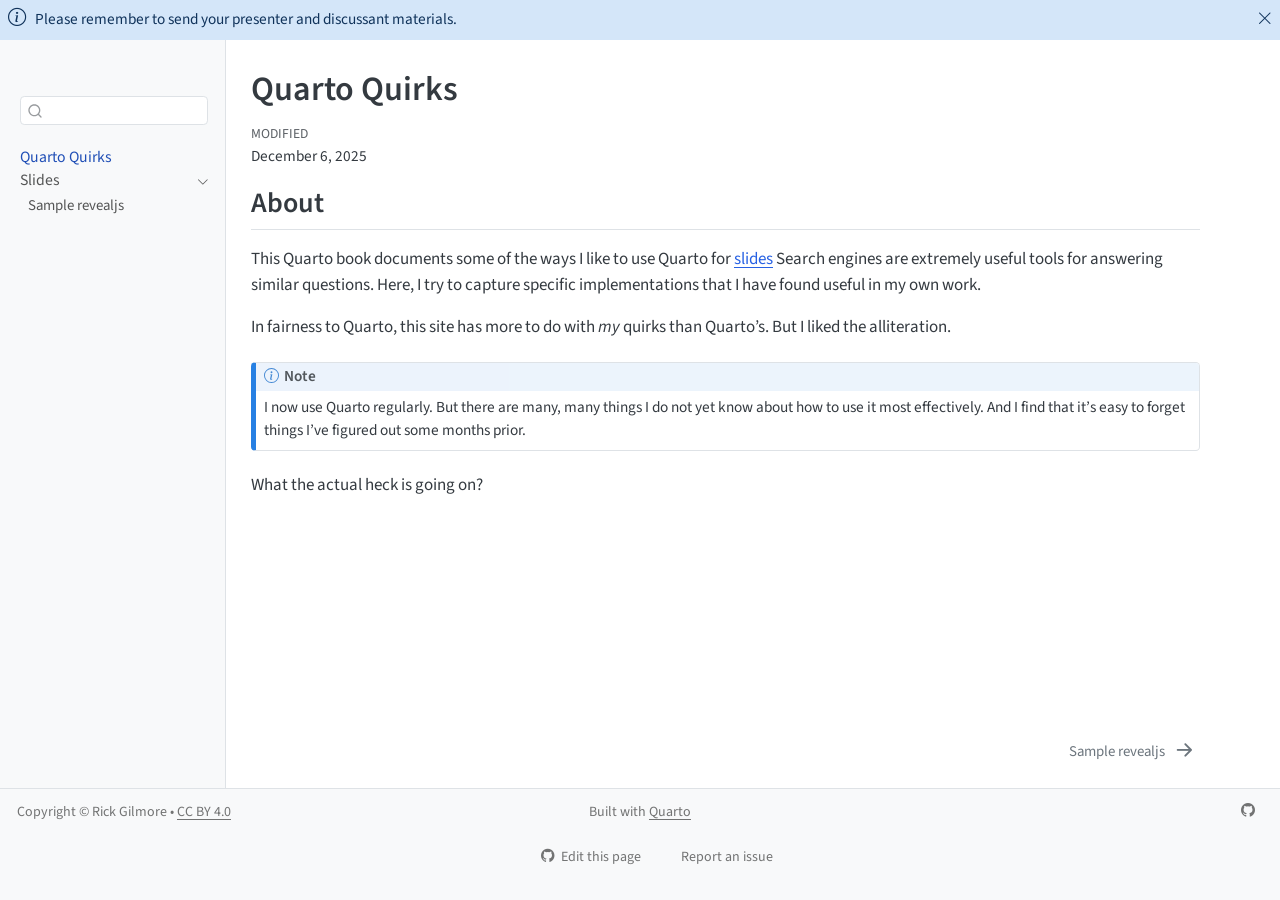
<file: docs/index.html>
<!DOCTYPE html>
<html xmlns="http://www.w3.org/1999/xhtml" lang="en" xml:lang="en"><head>

<meta charset="utf-8">
<meta name="generator" content="quarto-1.8.24">

<meta name="viewport" content="width=device-width, initial-scale=1.0, user-scalable=yes">


<title>Quarto Quirks</title>
<style>
code{white-space: pre-wrap;}
span.smallcaps{font-variant: small-caps;}
div.columns{display: flex; gap: min(4vw, 1.5em);}
div.column{flex: auto; overflow-x: auto;}
div.hanging-indent{margin-left: 1.5em; text-indent: -1.5em;}
ul.task-list{list-style: none;}
ul.task-list li input[type="checkbox"] {
  width: 0.8em;
  margin: 0 0.8em 0.2em -1em; /* quarto-specific, see https://github.com/quarto-dev/quarto-cli/issues/4556 */ 
  vertical-align: middle;
}
</style>


<script src="site_libs/quarto-nav/quarto-nav.js"></script>
<script src="site_libs/quarto-nav/headroom.min.js"></script>
<script src="site_libs/clipboard/clipboard.min.js"></script>
<script src="site_libs/quarto-search/autocomplete.umd.js"></script>
<script src="site_libs/quarto-search/fuse.min.js"></script>
<script src="site_libs/quarto-search/quarto-search.js"></script>
<meta name="quarto:offset" content="./">
<link href="./slides/revealjs-slides.html" rel="next">
<script src="site_libs/quarto-html/quarto.js" type="module"></script>
<script src="site_libs/quarto-html/tabsets/tabsets.js" type="module"></script>
<script src="site_libs/quarto-html/axe/axe-check.js" type="module"></script>
<script src="site_libs/quarto-html/popper.min.js"></script>
<script src="site_libs/quarto-html/tippy.umd.min.js"></script>
<script src="site_libs/quarto-html/anchor.min.js"></script>
<link href="site_libs/quarto-html/tippy.css" rel="stylesheet">
<link href="site_libs/quarto-html/quarto-syntax-highlighting-dc55a5b9e770e841cd82e46aadbfb9b0.css" rel="stylesheet" id="quarto-text-highlighting-styles">
<script src="site_libs/bootstrap/bootstrap.min.js"></script>
<link href="site_libs/bootstrap/bootstrap-icons.css" rel="stylesheet">
<link href="site_libs/bootstrap/bootstrap-fb8a97b43d4f68693e7524b98514ff43.min.css" rel="stylesheet" append-hash="true" id="quarto-bootstrap" data-mode="light">
<script id="quarto-search-options" type="application/json">{
  "location": "sidebar",
  "copy-button": false,
  "collapse-after": 3,
  "panel-placement": "start",
  "type": "textbox",
  "limit": 50,
  "keyboard-shortcut": [
    "f",
    "/",
    "s"
  ],
  "show-item-context": false,
  "language": {
    "search-no-results-text": "No results",
    "search-matching-documents-text": "matching documents",
    "search-copy-link-title": "Copy link to search",
    "search-hide-matches-text": "Hide additional matches",
    "search-more-match-text": "more match in this document",
    "search-more-matches-text": "more matches in this document",
    "search-clear-button-title": "Clear",
    "search-text-placeholder": "",
    "search-detached-cancel-button-title": "Cancel",
    "search-submit-button-title": "Submit",
    "search-label": "Search"
  }
}</script>


</head>

<body class="nav-sidebar docked fullcontent quarto-light">

<div id="quarto-search-results"></div>
  <header id="quarto-header" class="headroom fixed-top">
  <nav class="quarto-secondary-nav">
    <div class="container-fluid d-flex">
      <button type="button" class="quarto-btn-toggle btn" data-bs-toggle="collapse" role="button" data-bs-target=".quarto-sidebar-collapse-item" aria-controls="quarto-sidebar" aria-expanded="false" aria-label="Toggle sidebar navigation" onclick="if (window.quartoToggleHeadroom) { window.quartoToggleHeadroom(); }">
        <i class="bi bi-layout-text-sidebar-reverse"></i>
      </button>
        <nav class="quarto-page-breadcrumbs" aria-label="breadcrumb"><ol class="breadcrumb"><li class="breadcrumb-item"><a href="./index.html">Quarto Quirks</a></li></ol></nav>
        <a class="flex-grow-1" role="navigation" data-bs-toggle="collapse" data-bs-target=".quarto-sidebar-collapse-item" aria-controls="quarto-sidebar" aria-expanded="false" aria-label="Toggle sidebar navigation" onclick="if (window.quartoToggleHeadroom) { window.quartoToggleHeadroom(); }">      
        </a>
      <button type="button" class="btn quarto-search-button" aria-label="Search" onclick="window.quartoOpenSearch();">
        <i class="bi bi-search"></i>
      </button>
    </div>
  </nav>
  <div id="quarto-announcement" data-announcement-id="7faeb4bf996d75d0ce2dccc8e0ecc9ca" class="alert alert-primary hidden"><i class="bi bi-info-circle quarto-announcement-icon"></i><div class="quarto-announcement-content">
<p>Please remember to send your presenter and discussant materials.</p>
</div><i class="bi bi-x-lg quarto-announcement-action"></i></div>
</header>
<!-- content -->
<div id="quarto-content" class="quarto-container page-columns page-rows-contents page-layout-article">
<!-- sidebar -->
  <nav id="quarto-sidebar" class="sidebar collapse collapse-horizontal quarto-sidebar-collapse-item sidebar-navigation docked overflow-auto">
    <div class="pt-lg-2 mt-2 text-left sidebar-header">
      <a href="./index.html" class="sidebar-logo-link">
      </a>
      </div>
        <div class="mt-2 flex-shrink-0 align-items-center">
        <div class="sidebar-search">
        <div id="quarto-search" class="" title="Search"></div>
        </div>
        </div>
    <div class="sidebar-menu-container"> 
    <ul class="list-unstyled mt-1">
        <li class="sidebar-item">
  <div class="sidebar-item-container"> 
  <a href="./index.html" class="sidebar-item-text sidebar-link active">
 <span class="menu-text">Quarto Quirks</span></a>
  </div>
</li>
        <li class="sidebar-item sidebar-item-section">
      <div class="sidebar-item-container"> 
            <a class="sidebar-item-text sidebar-link text-start" data-bs-toggle="collapse" data-bs-target="#quarto-sidebar-section-1" role="navigation" aria-expanded="true">
 <span class="menu-text">Slides</span></a>
          <a class="sidebar-item-toggle text-start" data-bs-toggle="collapse" data-bs-target="#quarto-sidebar-section-1" role="navigation" aria-expanded="true" aria-label="Toggle section">
            <i class="bi bi-chevron-right ms-2"></i>
          </a> 
      </div>
      <ul id="quarto-sidebar-section-1" class="collapse list-unstyled sidebar-section depth1 show">  
          <li class="sidebar-item">
  <div class="sidebar-item-container"> 
  <a href="./slides/revealjs-slides.html" class="sidebar-item-text sidebar-link">
 <span class="menu-text">Sample revealjs</span></a>
  </div>
</li>
      </ul>
  </li>
    </ul>
    </div>
</nav>
<div id="quarto-sidebar-glass" class="quarto-sidebar-collapse-item" data-bs-toggle="collapse" data-bs-target=".quarto-sidebar-collapse-item"></div>
<!-- margin-sidebar -->
    
<!-- main -->
<main class="content" id="quarto-document-content">

<header id="title-block-header" class="quarto-title-block default">
<div class="quarto-title">
<h1 class="title">Quarto Quirks</h1>
</div>



<div class="quarto-title-meta">

    
  
    <div>
    <div class="quarto-title-meta-heading">Modified</div>
    <div class="quarto-title-meta-contents">
      <p class="date-modified">December 6, 2025</p>
    </div>
  </div>
    
  </div>
  


</header>


<section id="about" class="level2">
<h2 class="anchored" data-anchor-id="about">About</h2>
<p>This Quarto book documents some of the ways I like to use Quarto for <a href="slides.qmd">slides</a> Search engines are extremely useful tools for answering similar questions. Here, I try to capture specific implementations that I have found useful in my own work.</p>
<p>In fairness to Quarto, this site has more to do with <em>my</em> quirks than Quarto’s. But I liked the alliteration.</p>
<div class="callout callout-style-default callout-note callout-titled">
<div class="callout-header d-flex align-content-center">
<div class="callout-icon-container">
<i class="callout-icon"></i>
</div>
<div class="callout-title-container flex-fill">
Note
</div>
</div>
<div class="callout-body-container callout-body">
<p>I now use Quarto regularly. But there are many, many things I do not yet know about how to use it most effectively. And I find that it’s easy to forget things I’ve figured out some months prior.</p>
</div>
</div>
<p>What the actual heck is going on?</p>


</section>

</main> <!-- /main -->
<script id="quarto-html-after-body" type="application/javascript">
  window.document.addEventListener("DOMContentLoaded", function (event) {
    const icon = "";
    const anchorJS = new window.AnchorJS();
    anchorJS.options = {
      placement: 'right',
      icon: icon
    };
    anchorJS.add('.anchored');
    const isCodeAnnotation = (el) => {
      for (const clz of el.classList) {
        if (clz.startsWith('code-annotation-')) {                     
          return true;
        }
      }
      return false;
    }
    const onCopySuccess = function(e) {
      // button target
      const button = e.trigger;
      // don't keep focus
      button.blur();
      // flash "checked"
      button.classList.add('code-copy-button-checked');
      var currentTitle = button.getAttribute("title");
      button.setAttribute("title", "Copied!");
      let tooltip;
      if (window.bootstrap) {
        button.setAttribute("data-bs-toggle", "tooltip");
        button.setAttribute("data-bs-placement", "left");
        button.setAttribute("data-bs-title", "Copied!");
        tooltip = new bootstrap.Tooltip(button, 
          { trigger: "manual", 
            customClass: "code-copy-button-tooltip",
            offset: [0, -8]});
        tooltip.show();    
      }
      setTimeout(function() {
        if (tooltip) {
          tooltip.hide();
          button.removeAttribute("data-bs-title");
          button.removeAttribute("data-bs-toggle");
          button.removeAttribute("data-bs-placement");
        }
        button.setAttribute("title", currentTitle);
        button.classList.remove('code-copy-button-checked');
      }, 1000);
      // clear code selection
      e.clearSelection();
    }
    const getTextToCopy = function(trigger) {
      const outerScaffold = trigger.parentElement.cloneNode(true);
      const codeEl = outerScaffold.querySelector('code');
      for (const childEl of codeEl.children) {
        if (isCodeAnnotation(childEl)) {
          childEl.remove();
        }
      }
      return codeEl.innerText;
    }
    const clipboard = new window.ClipboardJS('.code-copy-button:not([data-in-quarto-modal])', {
      text: getTextToCopy
    });
    clipboard.on('success', onCopySuccess);
    if (window.document.getElementById('quarto-embedded-source-code-modal')) {
      const clipboardModal = new window.ClipboardJS('.code-copy-button[data-in-quarto-modal]', {
        text: getTextToCopy,
        container: window.document.getElementById('quarto-embedded-source-code-modal')
      });
      clipboardModal.on('success', onCopySuccess);
    }
      var localhostRegex = new RegExp(/^(?:http|https):\/\/localhost\:?[0-9]*\//);
      var mailtoRegex = new RegExp(/^mailto:/);
        var filterRegex = new RegExp('/' + window.location.host + '/');
      var isInternal = (href) => {
          return filterRegex.test(href) || localhostRegex.test(href) || mailtoRegex.test(href);
      }
      // Inspect non-navigation links and adorn them if external
     var links = window.document.querySelectorAll('a[href]:not(.nav-link):not(.navbar-brand):not(.toc-action):not(.sidebar-link):not(.sidebar-item-toggle):not(.pagination-link):not(.no-external):not([aria-hidden]):not(.dropdown-item):not(.quarto-navigation-tool):not(.about-link)');
      for (var i=0; i<links.length; i++) {
        const link = links[i];
        if (!isInternal(link.href)) {
          // undo the damage that might have been done by quarto-nav.js in the case of
          // links that we want to consider external
          if (link.dataset.originalHref !== undefined) {
            link.href = link.dataset.originalHref;
          }
        }
      }
    function tippyHover(el, contentFn, onTriggerFn, onUntriggerFn) {
      const config = {
        allowHTML: true,
        maxWidth: 500,
        delay: 100,
        arrow: false,
        appendTo: function(el) {
            return el.parentElement;
        },
        interactive: true,
        interactiveBorder: 10,
        theme: 'quarto',
        placement: 'bottom-start',
      };
      if (contentFn) {
        config.content = contentFn;
      }
      if (onTriggerFn) {
        config.onTrigger = onTriggerFn;
      }
      if (onUntriggerFn) {
        config.onUntrigger = onUntriggerFn;
      }
      window.tippy(el, config); 
    }
    const noterefs = window.document.querySelectorAll('a[role="doc-noteref"]');
    for (var i=0; i<noterefs.length; i++) {
      const ref = noterefs[i];
      tippyHover(ref, function() {
        // use id or data attribute instead here
        let href = ref.getAttribute('data-footnote-href') || ref.getAttribute('href');
        try { href = new URL(href).hash; } catch {}
        const id = href.replace(/^#\/?/, "");
        const note = window.document.getElementById(id);
        if (note) {
          return note.innerHTML;
        } else {
          return "";
        }
      });
    }
    const xrefs = window.document.querySelectorAll('a.quarto-xref');
    const processXRef = (id, note) => {
      // Strip column container classes
      const stripColumnClz = (el) => {
        el.classList.remove("page-full", "page-columns");
        if (el.children) {
          for (const child of el.children) {
            stripColumnClz(child);
          }
        }
      }
      stripColumnClz(note)
      if (id === null || id.startsWith('sec-')) {
        // Special case sections, only their first couple elements
        const container = document.createElement("div");
        if (note.children && note.children.length > 2) {
          container.appendChild(note.children[0].cloneNode(true));
          for (let i = 1; i < note.children.length; i++) {
            const child = note.children[i];
            if (child.tagName === "P" && child.innerText === "") {
              continue;
            } else {
              container.appendChild(child.cloneNode(true));
              break;
            }
          }
          if (window.Quarto?.typesetMath) {
            window.Quarto.typesetMath(container);
          }
          return container.innerHTML
        } else {
          if (window.Quarto?.typesetMath) {
            window.Quarto.typesetMath(note);
          }
          return note.innerHTML;
        }
      } else {
        // Remove any anchor links if they are present
        const anchorLink = note.querySelector('a.anchorjs-link');
        if (anchorLink) {
          anchorLink.remove();
        }
        if (window.Quarto?.typesetMath) {
          window.Quarto.typesetMath(note);
        }
        if (note.classList.contains("callout")) {
          return note.outerHTML;
        } else {
          return note.innerHTML;
        }
      }
    }
    for (var i=0; i<xrefs.length; i++) {
      const xref = xrefs[i];
      tippyHover(xref, undefined, function(instance) {
        instance.disable();
        let url = xref.getAttribute('href');
        let hash = undefined; 
        if (url.startsWith('#')) {
          hash = url;
        } else {
          try { hash = new URL(url).hash; } catch {}
        }
        if (hash) {
          const id = hash.replace(/^#\/?/, "");
          const note = window.document.getElementById(id);
          if (note !== null) {
            try {
              const html = processXRef(id, note.cloneNode(true));
              instance.setContent(html);
            } finally {
              instance.enable();
              instance.show();
            }
          } else {
            // See if we can fetch this
            fetch(url.split('#')[0])
            .then(res => res.text())
            .then(html => {
              const parser = new DOMParser();
              const htmlDoc = parser.parseFromString(html, "text/html");
              const note = htmlDoc.getElementById(id);
              if (note !== null) {
                const html = processXRef(id, note);
                instance.setContent(html);
              } 
            }).finally(() => {
              instance.enable();
              instance.show();
            });
          }
        } else {
          // See if we can fetch a full url (with no hash to target)
          // This is a special case and we should probably do some content thinning / targeting
          fetch(url)
          .then(res => res.text())
          .then(html => {
            const parser = new DOMParser();
            const htmlDoc = parser.parseFromString(html, "text/html");
            const note = htmlDoc.querySelector('main.content');
            if (note !== null) {
              // This should only happen for chapter cross references
              // (since there is no id in the URL)
              // remove the first header
              if (note.children.length > 0 && note.children[0].tagName === "HEADER") {
                note.children[0].remove();
              }
              const html = processXRef(null, note);
              instance.setContent(html);
            } 
          }).finally(() => {
            instance.enable();
            instance.show();
          });
        }
      }, function(instance) {
      });
    }
        let selectedAnnoteEl;
        const selectorForAnnotation = ( cell, annotation) => {
          let cellAttr = 'data-code-cell="' + cell + '"';
          let lineAttr = 'data-code-annotation="' +  annotation + '"';
          const selector = 'span[' + cellAttr + '][' + lineAttr + ']';
          return selector;
        }
        const selectCodeLines = (annoteEl) => {
          const doc = window.document;
          const targetCell = annoteEl.getAttribute("data-target-cell");
          const targetAnnotation = annoteEl.getAttribute("data-target-annotation");
          const annoteSpan = window.document.querySelector(selectorForAnnotation(targetCell, targetAnnotation));
          const lines = annoteSpan.getAttribute("data-code-lines").split(",");
          const lineIds = lines.map((line) => {
            return targetCell + "-" + line;
          })
          let top = null;
          let height = null;
          let parent = null;
          if (lineIds.length > 0) {
              //compute the position of the single el (top and bottom and make a div)
              const el = window.document.getElementById(lineIds[0]);
              top = el.offsetTop;
              height = el.offsetHeight;
              parent = el.parentElement.parentElement;
            if (lineIds.length > 1) {
              const lastEl = window.document.getElementById(lineIds[lineIds.length - 1]);
              const bottom = lastEl.offsetTop + lastEl.offsetHeight;
              height = bottom - top;
            }
            if (top !== null && height !== null && parent !== null) {
              // cook up a div (if necessary) and position it 
              let div = window.document.getElementById("code-annotation-line-highlight");
              if (div === null) {
                div = window.document.createElement("div");
                div.setAttribute("id", "code-annotation-line-highlight");
                div.style.position = 'absolute';
                parent.appendChild(div);
              }
              div.style.top = top - 2 + "px";
              div.style.height = height + 4 + "px";
              div.style.left = 0;
              let gutterDiv = window.document.getElementById("code-annotation-line-highlight-gutter");
              if (gutterDiv === null) {
                gutterDiv = window.document.createElement("div");
                gutterDiv.setAttribute("id", "code-annotation-line-highlight-gutter");
                gutterDiv.style.position = 'absolute';
                const codeCell = window.document.getElementById(targetCell);
                const gutter = codeCell.querySelector('.code-annotation-gutter');
                gutter.appendChild(gutterDiv);
              }
              gutterDiv.style.top = top - 2 + "px";
              gutterDiv.style.height = height + 4 + "px";
            }
            selectedAnnoteEl = annoteEl;
          }
        };
        const unselectCodeLines = () => {
          const elementsIds = ["code-annotation-line-highlight", "code-annotation-line-highlight-gutter"];
          elementsIds.forEach((elId) => {
            const div = window.document.getElementById(elId);
            if (div) {
              div.remove();
            }
          });
          selectedAnnoteEl = undefined;
        };
          // Handle positioning of the toggle
      window.addEventListener(
        "resize",
        throttle(() => {
          elRect = undefined;
          if (selectedAnnoteEl) {
            selectCodeLines(selectedAnnoteEl);
          }
        }, 10)
      );
      function throttle(fn, ms) {
      let throttle = false;
      let timer;
        return (...args) => {
          if(!throttle) { // first call gets through
              fn.apply(this, args);
              throttle = true;
          } else { // all the others get throttled
              if(timer) clearTimeout(timer); // cancel #2
              timer = setTimeout(() => {
                fn.apply(this, args);
                timer = throttle = false;
              }, ms);
          }
        };
      }
        // Attach click handler to the DT
        const annoteDls = window.document.querySelectorAll('dt[data-target-cell]');
        for (const annoteDlNode of annoteDls) {
          annoteDlNode.addEventListener('click', (event) => {
            const clickedEl = event.target;
            if (clickedEl !== selectedAnnoteEl) {
              unselectCodeLines();
              const activeEl = window.document.querySelector('dt[data-target-cell].code-annotation-active');
              if (activeEl) {
                activeEl.classList.remove('code-annotation-active');
              }
              selectCodeLines(clickedEl);
              clickedEl.classList.add('code-annotation-active');
            } else {
              // Unselect the line
              unselectCodeLines();
              clickedEl.classList.remove('code-annotation-active');
            }
          });
        }
    const findCites = (el) => {
      const parentEl = el.parentElement;
      if (parentEl) {
        const cites = parentEl.dataset.cites;
        if (cites) {
          return {
            el,
            cites: cites.split(' ')
          };
        } else {
          return findCites(el.parentElement)
        }
      } else {
        return undefined;
      }
    };
    var bibliorefs = window.document.querySelectorAll('a[role="doc-biblioref"]');
    for (var i=0; i<bibliorefs.length; i++) {
      const ref = bibliorefs[i];
      const citeInfo = findCites(ref);
      if (citeInfo) {
        tippyHover(citeInfo.el, function() {
          var popup = window.document.createElement('div');
          citeInfo.cites.forEach(function(cite) {
            var citeDiv = window.document.createElement('div');
            citeDiv.classList.add('hanging-indent');
            citeDiv.classList.add('csl-entry');
            var biblioDiv = window.document.getElementById('ref-' + cite);
            if (biblioDiv) {
              citeDiv.innerHTML = biblioDiv.innerHTML;
            }
            popup.appendChild(citeDiv);
          });
          return popup.innerHTML;
        });
      }
    }
  });
  </script>
<nav class="page-navigation">
  <div class="nav-page nav-page-previous">
  </div>
  <div class="nav-page nav-page-next">
      <a href="./slides/revealjs-slides.html" class="pagination-link" aria-label="Sample revealjs">
        <span class="nav-page-text">Sample revealjs</span> <i class="bi bi-arrow-right-short"></i>
      </a>
  </div>
</nav>
</div> <!-- /content -->
<footer class="footer">
  <div class="nav-footer">
    <div class="nav-footer-left">
<p>Copyright © Rick Gilmore • <a href="https://creativecommons.org/licenses/by/4.0/">CC BY 4.0</a></p>
</div>   
    <div class="nav-footer-center">
<p>Built with <a href="https://quarto.org/">Quarto</a></p>
<div class="toc-actions"><ul><li><a href="https://github.com/rogilmore/quarto-quirks/edit/main/src/index.qmd" class="toc-action"><i class="bi bi-github"></i>Edit this page</a></li><li><a href="https://github.com/rogilmore/quarto-quirks/issues/new" class="toc-action"><i class="bi empty"></i>Report an issue</a></li></ul></div></div>
    <div class="nav-footer-right">
      <ul class="footer-items list-unstyled">
    <li class="nav-item compact">
    <a class="nav-link" href="https://github.com/rogilmore/quarto-quirks">
      <i class="bi bi-github" role="img">
</i> 
    </a>
  </li>  
</ul>
    </div>
  </div>
</footer>




</body></html>
</file>
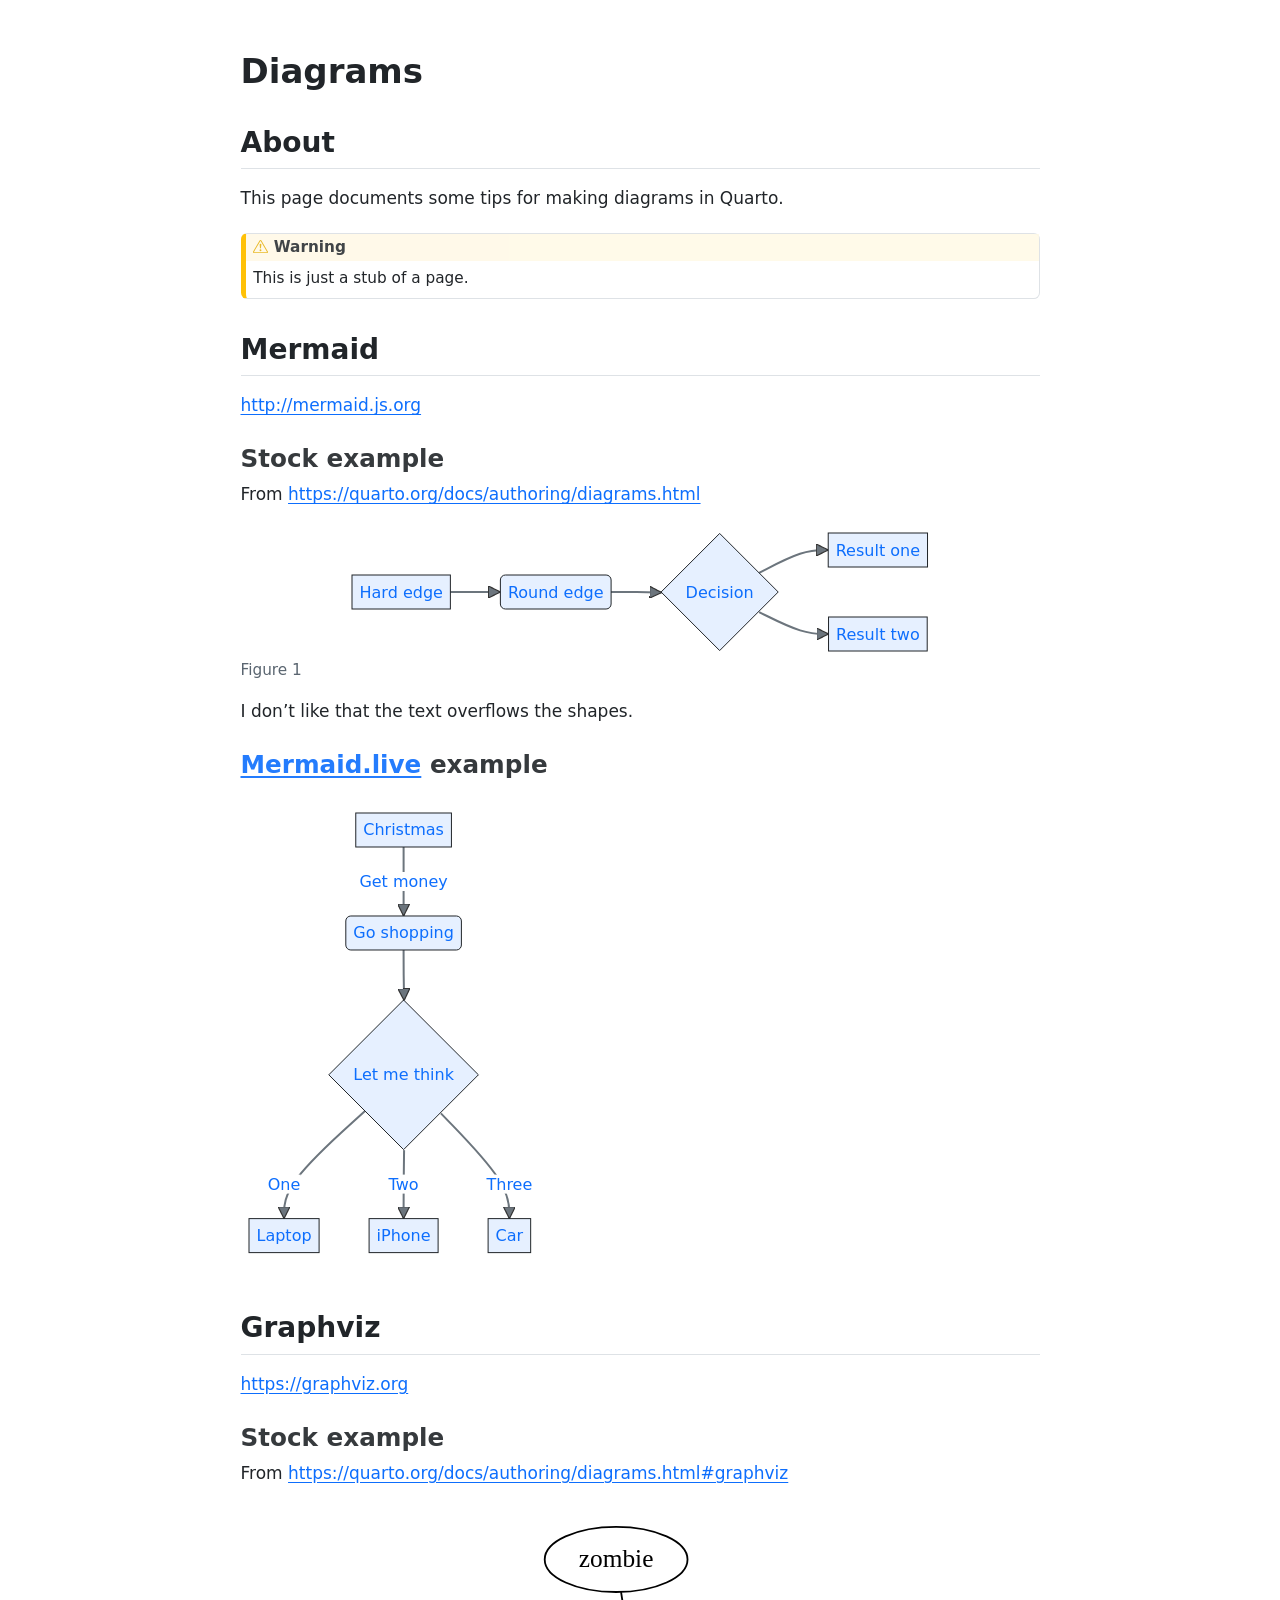
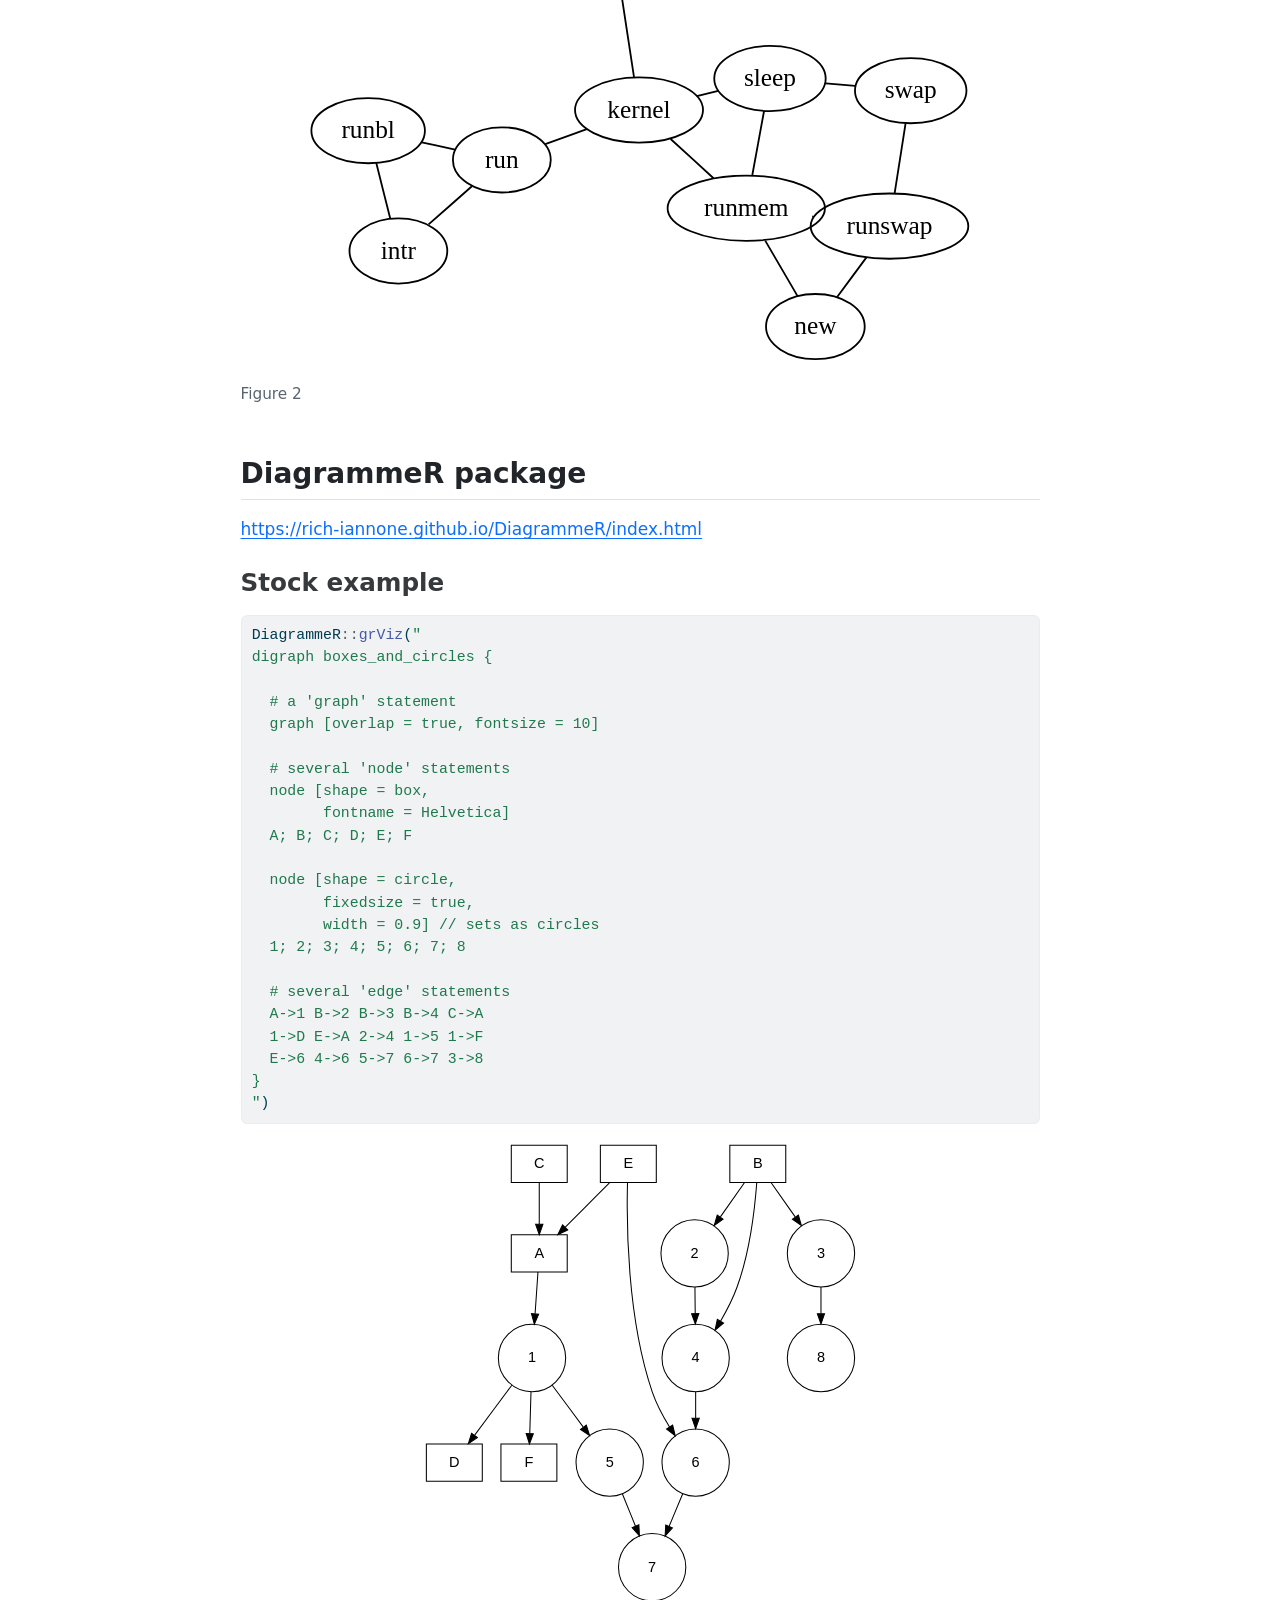
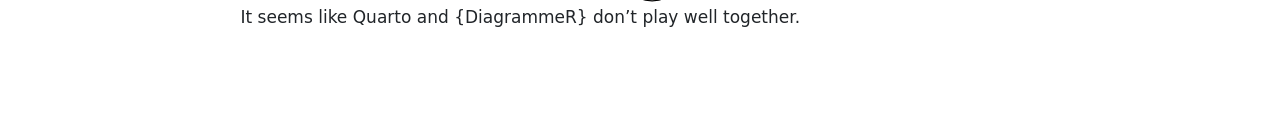
<file: src/diagrams.html>
<!DOCTYPE html>
<html xmlns="http://www.w3.org/1999/xhtml" lang="en" xml:lang="en"><head>

<meta charset="utf-8">
<meta name="generator" content="quarto-1.5.56">

<meta name="viewport" content="width=device-width, initial-scale=1.0, user-scalable=yes">


<title>diagrams</title>
<style>
code{white-space: pre-wrap;}
span.smallcaps{font-variant: small-caps;}
div.columns{display: flex; gap: min(4vw, 1.5em);}
div.column{flex: auto; overflow-x: auto;}
div.hanging-indent{margin-left: 1.5em; text-indent: -1.5em;}
ul.task-list{list-style: none;}
ul.task-list li input[type="checkbox"] {
  width: 0.8em;
  margin: 0 0.8em 0.2em -1em; /* quarto-specific, see https://github.com/quarto-dev/quarto-cli/issues/4556 */ 
  vertical-align: middle;
}
/* CSS for syntax highlighting */
pre > code.sourceCode { white-space: pre; position: relative; }
pre > code.sourceCode > span { line-height: 1.25; }
pre > code.sourceCode > span:empty { height: 1.2em; }
.sourceCode { overflow: visible; }
code.sourceCode > span { color: inherit; text-decoration: inherit; }
div.sourceCode { margin: 1em 0; }
pre.sourceCode { margin: 0; }
@media screen {
div.sourceCode { overflow: auto; }
}
@media print {
pre > code.sourceCode { white-space: pre-wrap; }
pre > code.sourceCode > span { display: inline-block; text-indent: -5em; padding-left: 5em; }
}
pre.numberSource code
  { counter-reset: source-line 0; }
pre.numberSource code > span
  { position: relative; left: -4em; counter-increment: source-line; }
pre.numberSource code > span > a:first-child::before
  { content: counter(source-line);
    position: relative; left: -1em; text-align: right; vertical-align: baseline;
    border: none; display: inline-block;
    -webkit-touch-callout: none; -webkit-user-select: none;
    -khtml-user-select: none; -moz-user-select: none;
    -ms-user-select: none; user-select: none;
    padding: 0 4px; width: 4em;
  }
pre.numberSource { margin-left: 3em;  padding-left: 4px; }
div.sourceCode
  {   }
@media screen {
pre > code.sourceCode > span > a:first-child::before { text-decoration: underline; }
}
</style>


<script src="diagrams_files/libs/clipboard/clipboard.min.js"></script>
<script src="diagrams_files/libs/quarto-html/quarto.js"></script>
<script src="diagrams_files/libs/quarto-html/popper.min.js"></script>
<script src="diagrams_files/libs/quarto-html/tippy.umd.min.js"></script>
<script src="diagrams_files/libs/quarto-html/anchor.min.js"></script>
<link href="diagrams_files/libs/quarto-html/tippy.css" rel="stylesheet">
<link href="diagrams_files/libs/quarto-html/quarto-syntax-highlighting.css" rel="stylesheet" id="quarto-text-highlighting-styles">
<script src="diagrams_files/libs/bootstrap/bootstrap.min.js"></script>
<link href="diagrams_files/libs/bootstrap/bootstrap-icons.css" rel="stylesheet">
<link href="diagrams_files/libs/bootstrap/bootstrap.min.css" rel="stylesheet" id="quarto-bootstrap" data-mode="light">
<script src="diagrams_files/libs/quarto-diagram/mermaid.min.js"></script>
<script src="diagrams_files/libs/quarto-diagram/mermaid-init.js"></script>
<link href="diagrams_files/libs/quarto-diagram/mermaid.css" rel="stylesheet">
<link href="diagrams_files/libs/htmltools-fill-0.5.8.1/fill.css" rel="stylesheet">
<script src="diagrams_files/libs/htmlwidgets-1.6.4/htmlwidgets.js"></script>
<script src="diagrams_files/libs/viz-1.8.2/viz.js"></script>
<link href="diagrams_files/libs/DiagrammeR-styles-0.2/styles.css" rel="stylesheet">
<script src="diagrams_files/libs/grViz-binding-1.0.11/grViz.js"></script>


</head>

<body class="fullcontent">

<div id="quarto-content" class="page-columns page-rows-contents page-layout-article">

<main class="content" id="quarto-document-content">




<section id="diagrams" class="level1">
<h1>Diagrams</h1>
<section id="about" class="level2">
<h2 class="anchored" data-anchor-id="about">About</h2>
<p>This page documents some tips for making diagrams in Quarto.</p>
<div class="callout callout-style-default callout-warning callout-titled">
<div class="callout-header d-flex align-content-center">
<div class="callout-icon-container">
<i class="callout-icon"></i>
</div>
<div class="callout-title-container flex-fill">
Warning
</div>
</div>
<div class="callout-body-container callout-body">
<p>This is just a stub of a page.</p>
</div>
</div>
</section>
<section id="mermaid" class="level2">
<h2 class="anchored" data-anchor-id="mermaid">Mermaid</h2>
<p><a href="http://mermaid.js.org" class="uri">http://mermaid.js.org</a></p>
<section id="stock-example" class="level3">
<h3 class="anchored" data-anchor-id="stock-example">Stock example</h3>
<p>From <a href="https://quarto.org/docs/authoring/diagrams.html" class="uri">https://quarto.org/docs/authoring/diagrams.html</a></p>
<div class="cell" data-layout-align="default">
<div class="cell-output-display">
<div id="fig-quarto-mermaid-default" class="quarto-float quarto-figure quarto-figure-center anchored">
<figure class="quarto-float quarto-float-fig figure">
<div aria-describedby="fig-quarto-mermaid-default-caption-0ceaefa1-69ba-4598-a22c-09a6ac19f8ca">
<div>
<pre class="mermaid mermaid-js" data-label="fig-quarto-mermaid-default">flowchart LR
  A[Hard edge] --&gt; B(Round edge)
  B --&gt; C{Decision}
  C --&gt; D[Result one]
  C --&gt; E[Result two]
</pre>
</div>
</div>
<figcaption class="quarto-float-caption-bottom quarto-float-caption quarto-float-fig quarto-uncaptioned" id="fig-quarto-mermaid-default-caption-0ceaefa1-69ba-4598-a22c-09a6ac19f8ca">
Figure&nbsp;1
</figcaption>
</figure>
</div>
</div>
</div>
<p>I don’t like that the text overflows the shapes.</p>
</section>
<section id="mermaid.live-example" class="level3">
<h3 class="anchored" data-anchor-id="mermaid.live-example"><a href="https://mermaid.live">Mermaid.live</a> example</h3>
<div class="cell" data-layout-align="default">
<div class="cell-output-display">
<div>
<p></p><figure class="figure"><p></p>
<div>
<pre class="mermaid mermaid-js">flowchart TD
    A[Christmas] --&gt;|Get money| B(Go shopping)
    B --&gt; C{Let me think}
    C --&gt;|One| D[Laptop]
    C --&gt;|Two| E[iPhone]
    C --&gt;|Three| F[fa:fa-car Car]
</pre>
</div>
<p></p></figure><p></p>
</div>
</div>
</div>
</section>
</section>
<section id="graphviz" class="level2">
<h2 class="anchored" data-anchor-id="graphviz">Graphviz</h2>
<p><a href="https://graphviz.org" class="uri">https://graphviz.org</a></p>
<section id="stock-example-1" class="level3">
<h3 class="anchored" data-anchor-id="stock-example-1">Stock example</h3>
<p>From <a href="https://quarto.org/docs/authoring/diagrams.html#graphviz" class="uri">https://quarto.org/docs/authoring/diagrams.html#graphviz</a></p>
<div class="cell" data-layout-align="default">
<div class="cell-output-display">
<div id="fig-quarto-graphviz-default" class="quarto-float quarto-figure quarto-figure-center anchored">
<figure class="quarto-float quarto-float-fig figure">
<div aria-describedby="fig-quarto-graphviz-default-caption-0ceaefa1-69ba-4598-a22c-09a6ac19f8ca">
<div>
<svg width="672" height="480" viewbox="0.00 0.00 370.99 246.71" xmlns="http://www.w3.org/2000/svg" xlink="http://www.w3.org/1999/xlink" style="; max-width: none; max-height: none">
<g id="graph0" class="graph" transform="scale(1 1) rotate(0) translate(4 242.71)">
<title>G</title>
<polygon fill="white" stroke="transparent" points="-4,4 -4,-242.71 366.99,-242.71 366.99,4 -4,4"></polygon>
<!-- run -->
<g id="node1" class="node">
<title>run</title>
<ellipse fill="none" stroke="black" cx="105.22" cy="-110.03" rx="27" ry="18"></ellipse>
<text text-anchor="middle" x="105.22" y="-105.83" font-family="Times,serif" font-size="14.00">run</text>
</g>
<!-- intr -->
<g id="node2" class="node">
<title>intr</title>
<ellipse fill="none" stroke="black" cx="48.11" cy="-59.71" rx="27" ry="18"></ellipse>
<text text-anchor="middle" x="48.11" y="-55.51" font-family="Times,serif" font-size="14.00">intr</text>
</g>
<!-- run&#45;&#45;intr -->
<g id="edge1" class="edge">
<title>run--intr</title>
<path fill="none" stroke="black" d="M88.7,-95.48C81.19,-88.86 72.32,-81.04 64.79,-74.4"></path>
</g>
<!-- kernel -->
<g id="node4" class="node">
<title>kernel</title>
<ellipse fill="none" stroke="black" cx="180.95" cy="-137.54" rx="35.33" ry="18"></ellipse>
<text text-anchor="middle" x="180.95" y="-133.34" font-family="Times,serif" font-size="14.00">kernel</text>
</g>
<!-- run&#45;&#45;kernel -->
<g id="edge4" class="edge">
<title>run--kernel</title>
<path fill="none" stroke="black" d="M129.18,-118.73C136.46,-121.38 144.54,-124.31 152.1,-127.06"></path>
</g>
<!-- runbl -->
<g id="node3" class="node">
<title>runbl</title>
<ellipse fill="none" stroke="black" cx="31.42" cy="-126.16" rx="31.34" ry="18"></ellipse>
<text text-anchor="middle" x="31.42" y="-121.96" font-family="Times,serif" font-size="14.00">runbl</text>
</g>
<!-- intr&#45;&#45;runbl -->
<g id="edge2" class="edge">
<title>intr--runbl</title>
<path fill="none" stroke="black" d="M43.64,-77.51C41.25,-87.05 38.3,-98.76 35.91,-108.3"></path>
</g>
<!-- runbl&#45;&#45;run -->
<g id="edge3" class="edge">
<title>runbl--run</title>
<path fill="none" stroke="black" d="M61.01,-119.7C67.11,-118.36 73.48,-116.97 79.43,-115.67"></path>
</g>
<!-- zombie -->
<g id="node5" class="node">
<title>zombie</title>
<ellipse fill="none" stroke="black" cx="168.31" cy="-220.71" rx="39.42" ry="18"></ellipse>
<text text-anchor="middle" x="168.31" y="-216.51" font-family="Times,serif" font-size="14.00">zombie</text>
</g>
<!-- kernel&#45;&#45;zombie -->
<g id="edge5" class="edge">
<title>kernel--zombie</title>
<path fill="none" stroke="black" d="M178.21,-155.58C176.09,-169.54 173.17,-188.76 171.05,-202.7"></path>
</g>
<!-- sleep -->
<g id="node6" class="node">
<title>sleep</title>
<ellipse fill="none" stroke="black" cx="253.25" cy="-154.97" rx="30.76" ry="18"></ellipse>
<text text-anchor="middle" x="253.25" y="-150.77" font-family="Times,serif" font-size="14.00">sleep</text>
</g>
<!-- kernel&#45;&#45;sleep -->
<g id="edge6" class="edge">
<title>kernel--sleep</title>
<path fill="none" stroke="black" d="M212.87,-145.23C216.81,-146.18 220.81,-147.15 224.69,-148.08"></path>
</g>
<!-- runmem -->
<g id="node7" class="node">
<title>runmem</title>
<ellipse fill="none" stroke="black" cx="240.17" cy="-83.36" rx="43.44" ry="18"></ellipse>
<text text-anchor="middle" x="240.17" y="-79.16" font-family="Times,serif" font-size="14.00">runmem</text>
</g>
<!-- kernel&#45;&#45;runmem -->
<g id="edge7" class="edge">
<title>kernel--runmem</title>
<path fill="none" stroke="black" d="M198.4,-121.57C205.9,-114.71 214.67,-106.69 222.23,-99.77"></path>
</g>
<!-- sleep&#45;&#45;runmem -->
<g id="edge13" class="edge">
<title>sleep--runmem</title>
<path fill="none" stroke="black" d="M249.95,-136.9C247.98,-126.13 245.49,-112.49 243.51,-101.67"></path>
</g>
<!-- swap -->
<g id="node8" class="node">
<title>swap</title>
<ellipse fill="none" stroke="black" cx="330.95" cy="-148.25" rx="30.77" ry="18"></ellipse>
<text text-anchor="middle" x="330.95" y="-144.05" font-family="Times,serif" font-size="14.00">swap</text>
</g>
<!-- sleep&#45;&#45;swap -->
<g id="edge8" class="edge">
<title>sleep--swap</title>
<path fill="none" stroke="black" d="M283.96,-152.31C289.3,-151.85 294.86,-151.37 300.21,-150.91"></path>
</g>
<!-- runswap -->
<g id="node9" class="node">
<title>runswap</title>
<ellipse fill="none" stroke="black" cx="319.23" cy="-73.46" rx="43.51" ry="18"></ellipse>
<text text-anchor="middle" x="319.23" y="-69.26" font-family="Times,serif" font-size="14.00">runswap</text>
</g>
<!-- swap&#45;&#45;runswap -->
<g id="edge9" class="edge">
<title>swap--runswap</title>
<path fill="none" stroke="black" d="M328.11,-130.15C326.28,-118.47 323.91,-103.35 322.08,-91.66"></path>
</g>
<!-- runswap&#45;&#45;runmem -->
<g id="edge11" class="edge">
<title>runswap--runmem</title>
<path fill="none" stroke="black" d="M276.92,-78.76C276.78,-78.77 276.63,-78.79 276.48,-78.81"></path>
</g>
<!-- new -->
<g id="node10" class="node">
<title>new</title>
<ellipse fill="none" stroke="black" cx="278.31" cy="-18" rx="27.25" ry="18"></ellipse>
<text text-anchor="middle" x="278.31" y="-13.8" font-family="Times,serif" font-size="14.00">new</text>
</g>
<!-- runswap&#45;&#45;new -->
<g id="edge10" class="edge">
<title>runswap--new</title>
<path fill="none" stroke="black" d="M306.51,-56.21C301.35,-49.22 295.42,-41.18 290.33,-34.29"></path>
</g>
<!-- new&#45;&#45;runmem -->
<g id="edge12" class="edge">
<title>new--runmem</title>
<path fill="none" stroke="black" d="M268.49,-34.83C263.01,-44.21 256.2,-55.89 250.62,-65.44"></path>
</g>
</g>
</svg>
</div>
</div>
<figcaption class="quarto-float-caption-bottom quarto-float-caption quarto-float-fig quarto-uncaptioned" id="fig-quarto-graphviz-default-caption-0ceaefa1-69ba-4598-a22c-09a6ac19f8ca">
Figure&nbsp;2
</figcaption>
</figure>
</div>
</div>
</div>
</section>
</section>
<section id="diagrammer-package" class="level2">
<h2 class="anchored" data-anchor-id="diagrammer-package">DiagrammeR package</h2>
<p><a href="https://rich-iannone.github.io/DiagrammeR/index.html" class="uri">https://rich-iannone.github.io/DiagrammeR/index.html</a></p>
<section id="stock-example-2" class="level3">
<h3 class="anchored" data-anchor-id="stock-example-2">Stock example</h3>
<div class="cell">
<div class="sourceCode cell-code" id="cb1"><pre class="sourceCode r code-with-copy"><code class="sourceCode r"><span id="cb1-1"><a href="#cb1-1" aria-hidden="true" tabindex="-1"></a>DiagrammeR<span class="sc">::</span><span class="fu">grViz</span>(<span class="st">"</span></span>
<span id="cb1-2"><a href="#cb1-2" aria-hidden="true" tabindex="-1"></a><span class="st">digraph boxes_and_circles {</span></span>
<span id="cb1-3"><a href="#cb1-3" aria-hidden="true" tabindex="-1"></a></span>
<span id="cb1-4"><a href="#cb1-4" aria-hidden="true" tabindex="-1"></a><span class="st">  # a 'graph' statement</span></span>
<span id="cb1-5"><a href="#cb1-5" aria-hidden="true" tabindex="-1"></a><span class="st">  graph [overlap = true, fontsize = 10]</span></span>
<span id="cb1-6"><a href="#cb1-6" aria-hidden="true" tabindex="-1"></a></span>
<span id="cb1-7"><a href="#cb1-7" aria-hidden="true" tabindex="-1"></a><span class="st">  # several 'node' statements</span></span>
<span id="cb1-8"><a href="#cb1-8" aria-hidden="true" tabindex="-1"></a><span class="st">  node [shape = box,</span></span>
<span id="cb1-9"><a href="#cb1-9" aria-hidden="true" tabindex="-1"></a><span class="st">        fontname = Helvetica]</span></span>
<span id="cb1-10"><a href="#cb1-10" aria-hidden="true" tabindex="-1"></a><span class="st">  A; B; C; D; E; F</span></span>
<span id="cb1-11"><a href="#cb1-11" aria-hidden="true" tabindex="-1"></a></span>
<span id="cb1-12"><a href="#cb1-12" aria-hidden="true" tabindex="-1"></a><span class="st">  node [shape = circle,</span></span>
<span id="cb1-13"><a href="#cb1-13" aria-hidden="true" tabindex="-1"></a><span class="st">        fixedsize = true,</span></span>
<span id="cb1-14"><a href="#cb1-14" aria-hidden="true" tabindex="-1"></a><span class="st">        width = 0.9] // sets as circles</span></span>
<span id="cb1-15"><a href="#cb1-15" aria-hidden="true" tabindex="-1"></a><span class="st">  1; 2; 3; 4; 5; 6; 7; 8</span></span>
<span id="cb1-16"><a href="#cb1-16" aria-hidden="true" tabindex="-1"></a></span>
<span id="cb1-17"><a href="#cb1-17" aria-hidden="true" tabindex="-1"></a><span class="st">  # several 'edge' statements</span></span>
<span id="cb1-18"><a href="#cb1-18" aria-hidden="true" tabindex="-1"></a><span class="st">  A-&gt;1 B-&gt;2 B-&gt;3 B-&gt;4 C-&gt;A</span></span>
<span id="cb1-19"><a href="#cb1-19" aria-hidden="true" tabindex="-1"></a><span class="st">  1-&gt;D E-&gt;A 2-&gt;4 1-&gt;5 1-&gt;F</span></span>
<span id="cb1-20"><a href="#cb1-20" aria-hidden="true" tabindex="-1"></a><span class="st">  E-&gt;6 4-&gt;6 5-&gt;7 6-&gt;7 3-&gt;8</span></span>
<span id="cb1-21"><a href="#cb1-21" aria-hidden="true" tabindex="-1"></a><span class="st">}</span></span>
<span id="cb1-22"><a href="#cb1-22" aria-hidden="true" tabindex="-1"></a><span class="st">"</span>)</span></code><button title="Copy to Clipboard" class="code-copy-button"><i class="bi"></i></button></pre></div>
<div class="cell-output-display">
<div class="grViz html-widget html-fill-item" id="htmlwidget-9e179e8cc0947ca6f267" style="width:100%;height:464px;"></div>
<script type="application/json" data-for="htmlwidget-9e179e8cc0947ca6f267">{"x":{"diagram":"\ndigraph boxes_and_circles {\n\n  # a \"graph\" statement\n  graph [overlap = true, fontsize = 10]\n\n  # several \"node\" statements\n  node [shape = box,\n        fontname = Helvetica]\n  A; B; C; D; E; F\n\n  node [shape = circle,\n        fixedsize = true,\n        width = 0.9] // sets as circles\n  1; 2; 3; 4; 5; 6; 7; 8\n\n  # several \"edge\" statements\n  A->1 B->2 B->3 B->4 C->A\n  1->D E->A 2->4 1->5 1->F\n  E->6 4->6 5->7 6->7 3->8\n}\n","config":{"engine":"dot","options":null}},"evals":[],"jsHooks":[]}</script>
</div>
</div>
<p>It seems like Quarto and {DiagrammeR} don’t play well together.</p>
</section>
</section>
</section>

</main>
<!-- /main column -->
<script id="quarto-html-after-body" type="application/javascript">
window.document.addEventListener("DOMContentLoaded", function (event) {
  const toggleBodyColorMode = (bsSheetEl) => {
    const mode = bsSheetEl.getAttribute("data-mode");
    const bodyEl = window.document.querySelector("body");
    if (mode === "dark") {
      bodyEl.classList.add("quarto-dark");
      bodyEl.classList.remove("quarto-light");
    } else {
      bodyEl.classList.add("quarto-light");
      bodyEl.classList.remove("quarto-dark");
    }
  }
  const toggleBodyColorPrimary = () => {
    const bsSheetEl = window.document.querySelector("link#quarto-bootstrap");
    if (bsSheetEl) {
      toggleBodyColorMode(bsSheetEl);
    }
  }
  toggleBodyColorPrimary();  
  const icon = "";
  const anchorJS = new window.AnchorJS();
  anchorJS.options = {
    placement: 'right',
    icon: icon
  };
  anchorJS.add('.anchored');
  const isCodeAnnotation = (el) => {
    for (const clz of el.classList) {
      if (clz.startsWith('code-annotation-')) {                     
        return true;
      }
    }
    return false;
  }
  const onCopySuccess = function(e) {
    // button target
    const button = e.trigger;
    // don't keep focus
    button.blur();
    // flash "checked"
    button.classList.add('code-copy-button-checked');
    var currentTitle = button.getAttribute("title");
    button.setAttribute("title", "Copied!");
    let tooltip;
    if (window.bootstrap) {
      button.setAttribute("data-bs-toggle", "tooltip");
      button.setAttribute("data-bs-placement", "left");
      button.setAttribute("data-bs-title", "Copied!");
      tooltip = new bootstrap.Tooltip(button, 
        { trigger: "manual", 
          customClass: "code-copy-button-tooltip",
          offset: [0, -8]});
      tooltip.show();    
    }
    setTimeout(function() {
      if (tooltip) {
        tooltip.hide();
        button.removeAttribute("data-bs-title");
        button.removeAttribute("data-bs-toggle");
        button.removeAttribute("data-bs-placement");
      }
      button.setAttribute("title", currentTitle);
      button.classList.remove('code-copy-button-checked');
    }, 1000);
    // clear code selection
    e.clearSelection();
  }
  const getTextToCopy = function(trigger) {
      const codeEl = trigger.previousElementSibling.cloneNode(true);
      for (const childEl of codeEl.children) {
        if (isCodeAnnotation(childEl)) {
          childEl.remove();
        }
      }
      return codeEl.innerText;
  }
  const clipboard = new window.ClipboardJS('.code-copy-button:not([data-in-quarto-modal])', {
    text: getTextToCopy
  });
  clipboard.on('success', onCopySuccess);
  if (window.document.getElementById('quarto-embedded-source-code-modal')) {
    // For code content inside modals, clipBoardJS needs to be initialized with a container option
    // TODO: Check when it could be a function (https://github.com/zenorocha/clipboard.js/issues/860)
    const clipboardModal = new window.ClipboardJS('.code-copy-button[data-in-quarto-modal]', {
      text: getTextToCopy,
      container: window.document.getElementById('quarto-embedded-source-code-modal')
    });
    clipboardModal.on('success', onCopySuccess);
  }
    var localhostRegex = new RegExp(/^(?:http|https):\/\/localhost\:?[0-9]*\//);
    var mailtoRegex = new RegExp(/^mailto:/);
      var filterRegex = new RegExp('/' + window.location.host + '/');
    var isInternal = (href) => {
        return filterRegex.test(href) || localhostRegex.test(href) || mailtoRegex.test(href);
    }
    // Inspect non-navigation links and adorn them if external
 	var links = window.document.querySelectorAll('a[href]:not(.nav-link):not(.navbar-brand):not(.toc-action):not(.sidebar-link):not(.sidebar-item-toggle):not(.pagination-link):not(.no-external):not([aria-hidden]):not(.dropdown-item):not(.quarto-navigation-tool):not(.about-link)');
    for (var i=0; i<links.length; i++) {
      const link = links[i];
      if (!isInternal(link.href)) {
        // undo the damage that might have been done by quarto-nav.js in the case of
        // links that we want to consider external
        if (link.dataset.originalHref !== undefined) {
          link.href = link.dataset.originalHref;
        }
      }
    }
  function tippyHover(el, contentFn, onTriggerFn, onUntriggerFn) {
    const config = {
      allowHTML: true,
      maxWidth: 500,
      delay: 100,
      arrow: false,
      appendTo: function(el) {
          return el.parentElement;
      },
      interactive: true,
      interactiveBorder: 10,
      theme: 'quarto',
      placement: 'bottom-start',
    };
    if (contentFn) {
      config.content = contentFn;
    }
    if (onTriggerFn) {
      config.onTrigger = onTriggerFn;
    }
    if (onUntriggerFn) {
      config.onUntrigger = onUntriggerFn;
    }
    window.tippy(el, config); 
  }
  const noterefs = window.document.querySelectorAll('a[role="doc-noteref"]');
  for (var i=0; i<noterefs.length; i++) {
    const ref = noterefs[i];
    tippyHover(ref, function() {
      // use id or data attribute instead here
      let href = ref.getAttribute('data-footnote-href') || ref.getAttribute('href');
      try { href = new URL(href).hash; } catch {}
      const id = href.replace(/^#\/?/, "");
      const note = window.document.getElementById(id);
      if (note) {
        return note.innerHTML;
      } else {
        return "";
      }
    });
  }
  const xrefs = window.document.querySelectorAll('a.quarto-xref');
  const processXRef = (id, note) => {
    // Strip column container classes
    const stripColumnClz = (el) => {
      el.classList.remove("page-full", "page-columns");
      if (el.children) {
        for (const child of el.children) {
          stripColumnClz(child);
        }
      }
    }
    stripColumnClz(note)
    if (id === null || id.startsWith('sec-')) {
      // Special case sections, only their first couple elements
      const container = document.createElement("div");
      if (note.children && note.children.length > 2) {
        container.appendChild(note.children[0].cloneNode(true));
        for (let i = 1; i < note.children.length; i++) {
          const child = note.children[i];
          if (child.tagName === "P" && child.innerText === "") {
            continue;
          } else {
            container.appendChild(child.cloneNode(true));
            break;
          }
        }
        if (window.Quarto?.typesetMath) {
          window.Quarto.typesetMath(container);
        }
        return container.innerHTML
      } else {
        if (window.Quarto?.typesetMath) {
          window.Quarto.typesetMath(note);
        }
        return note.innerHTML;
      }
    } else {
      // Remove any anchor links if they are present
      const anchorLink = note.querySelector('a.anchorjs-link');
      if (anchorLink) {
        anchorLink.remove();
      }
      if (window.Quarto?.typesetMath) {
        window.Quarto.typesetMath(note);
      }
      // TODO in 1.5, we should make sure this works without a callout special case
      if (note.classList.contains("callout")) {
        return note.outerHTML;
      } else {
        return note.innerHTML;
      }
    }
  }
  for (var i=0; i<xrefs.length; i++) {
    const xref = xrefs[i];
    tippyHover(xref, undefined, function(instance) {
      instance.disable();
      let url = xref.getAttribute('href');
      let hash = undefined; 
      if (url.startsWith('#')) {
        hash = url;
      } else {
        try { hash = new URL(url).hash; } catch {}
      }
      if (hash) {
        const id = hash.replace(/^#\/?/, "");
        const note = window.document.getElementById(id);
        if (note !== null) {
          try {
            const html = processXRef(id, note.cloneNode(true));
            instance.setContent(html);
          } finally {
            instance.enable();
            instance.show();
          }
        } else {
          // See if we can fetch this
          fetch(url.split('#')[0])
          .then(res => res.text())
          .then(html => {
            const parser = new DOMParser();
            const htmlDoc = parser.parseFromString(html, "text/html");
            const note = htmlDoc.getElementById(id);
            if (note !== null) {
              const html = processXRef(id, note);
              instance.setContent(html);
            } 
          }).finally(() => {
            instance.enable();
            instance.show();
          });
        }
      } else {
        // See if we can fetch a full url (with no hash to target)
        // This is a special case and we should probably do some content thinning / targeting
        fetch(url)
        .then(res => res.text())
        .then(html => {
          const parser = new DOMParser();
          const htmlDoc = parser.parseFromString(html, "text/html");
          const note = htmlDoc.querySelector('main.content');
          if (note !== null) {
            // This should only happen for chapter cross references
            // (since there is no id in the URL)
            // remove the first header
            if (note.children.length > 0 && note.children[0].tagName === "HEADER") {
              note.children[0].remove();
            }
            const html = processXRef(null, note);
            instance.setContent(html);
          } 
        }).finally(() => {
          instance.enable();
          instance.show();
        });
      }
    }, function(instance) {
    });
  }
      let selectedAnnoteEl;
      const selectorForAnnotation = ( cell, annotation) => {
        let cellAttr = 'data-code-cell="' + cell + '"';
        let lineAttr = 'data-code-annotation="' +  annotation + '"';
        const selector = 'span[' + cellAttr + '][' + lineAttr + ']';
        return selector;
      }
      const selectCodeLines = (annoteEl) => {
        const doc = window.document;
        const targetCell = annoteEl.getAttribute("data-target-cell");
        const targetAnnotation = annoteEl.getAttribute("data-target-annotation");
        const annoteSpan = window.document.querySelector(selectorForAnnotation(targetCell, targetAnnotation));
        const lines = annoteSpan.getAttribute("data-code-lines").split(",");
        const lineIds = lines.map((line) => {
          return targetCell + "-" + line;
        })
        let top = null;
        let height = null;
        let parent = null;
        if (lineIds.length > 0) {
            //compute the position of the single el (top and bottom and make a div)
            const el = window.document.getElementById(lineIds[0]);
            top = el.offsetTop;
            height = el.offsetHeight;
            parent = el.parentElement.parentElement;
          if (lineIds.length > 1) {
            const lastEl = window.document.getElementById(lineIds[lineIds.length - 1]);
            const bottom = lastEl.offsetTop + lastEl.offsetHeight;
            height = bottom - top;
          }
          if (top !== null && height !== null && parent !== null) {
            // cook up a div (if necessary) and position it 
            let div = window.document.getElementById("code-annotation-line-highlight");
            if (div === null) {
              div = window.document.createElement("div");
              div.setAttribute("id", "code-annotation-line-highlight");
              div.style.position = 'absolute';
              parent.appendChild(div);
            }
            div.style.top = top - 2 + "px";
            div.style.height = height + 4 + "px";
            div.style.left = 0;
            let gutterDiv = window.document.getElementById("code-annotation-line-highlight-gutter");
            if (gutterDiv === null) {
              gutterDiv = window.document.createElement("div");
              gutterDiv.setAttribute("id", "code-annotation-line-highlight-gutter");
              gutterDiv.style.position = 'absolute';
              const codeCell = window.document.getElementById(targetCell);
              const gutter = codeCell.querySelector('.code-annotation-gutter');
              gutter.appendChild(gutterDiv);
            }
            gutterDiv.style.top = top - 2 + "px";
            gutterDiv.style.height = height + 4 + "px";
          }
          selectedAnnoteEl = annoteEl;
        }
      };
      const unselectCodeLines = () => {
        const elementsIds = ["code-annotation-line-highlight", "code-annotation-line-highlight-gutter"];
        elementsIds.forEach((elId) => {
          const div = window.document.getElementById(elId);
          if (div) {
            div.remove();
          }
        });
        selectedAnnoteEl = undefined;
      };
        // Handle positioning of the toggle
    window.addEventListener(
      "resize",
      throttle(() => {
        elRect = undefined;
        if (selectedAnnoteEl) {
          selectCodeLines(selectedAnnoteEl);
        }
      }, 10)
    );
    function throttle(fn, ms) {
    let throttle = false;
    let timer;
      return (...args) => {
        if(!throttle) { // first call gets through
            fn.apply(this, args);
            throttle = true;
        } else { // all the others get throttled
            if(timer) clearTimeout(timer); // cancel #2
            timer = setTimeout(() => {
              fn.apply(this, args);
              timer = throttle = false;
            }, ms);
        }
      };
    }
      // Attach click handler to the DT
      const annoteDls = window.document.querySelectorAll('dt[data-target-cell]');
      for (const annoteDlNode of annoteDls) {
        annoteDlNode.addEventListener('click', (event) => {
          const clickedEl = event.target;
          if (clickedEl !== selectedAnnoteEl) {
            unselectCodeLines();
            const activeEl = window.document.querySelector('dt[data-target-cell].code-annotation-active');
            if (activeEl) {
              activeEl.classList.remove('code-annotation-active');
            }
            selectCodeLines(clickedEl);
            clickedEl.classList.add('code-annotation-active');
          } else {
            // Unselect the line
            unselectCodeLines();
            clickedEl.classList.remove('code-annotation-active');
          }
        });
      }
  const findCites = (el) => {
    const parentEl = el.parentElement;
    if (parentEl) {
      const cites = parentEl.dataset.cites;
      if (cites) {
        return {
          el,
          cites: cites.split(' ')
        };
      } else {
        return findCites(el.parentElement)
      }
    } else {
      return undefined;
    }
  };
  var bibliorefs = window.document.querySelectorAll('a[role="doc-biblioref"]');
  for (var i=0; i<bibliorefs.length; i++) {
    const ref = bibliorefs[i];
    const citeInfo = findCites(ref);
    if (citeInfo) {
      tippyHover(citeInfo.el, function() {
        var popup = window.document.createElement('div');
        citeInfo.cites.forEach(function(cite) {
          var citeDiv = window.document.createElement('div');
          citeDiv.classList.add('hanging-indent');
          citeDiv.classList.add('csl-entry');
          var biblioDiv = window.document.getElementById('ref-' + cite);
          if (biblioDiv) {
            citeDiv.innerHTML = biblioDiv.innerHTML;
          }
          popup.appendChild(citeDiv);
        });
        return popup.innerHTML;
      });
    }
  }
});
</script>
</div> <!-- /content -->




</body></html>
</file>
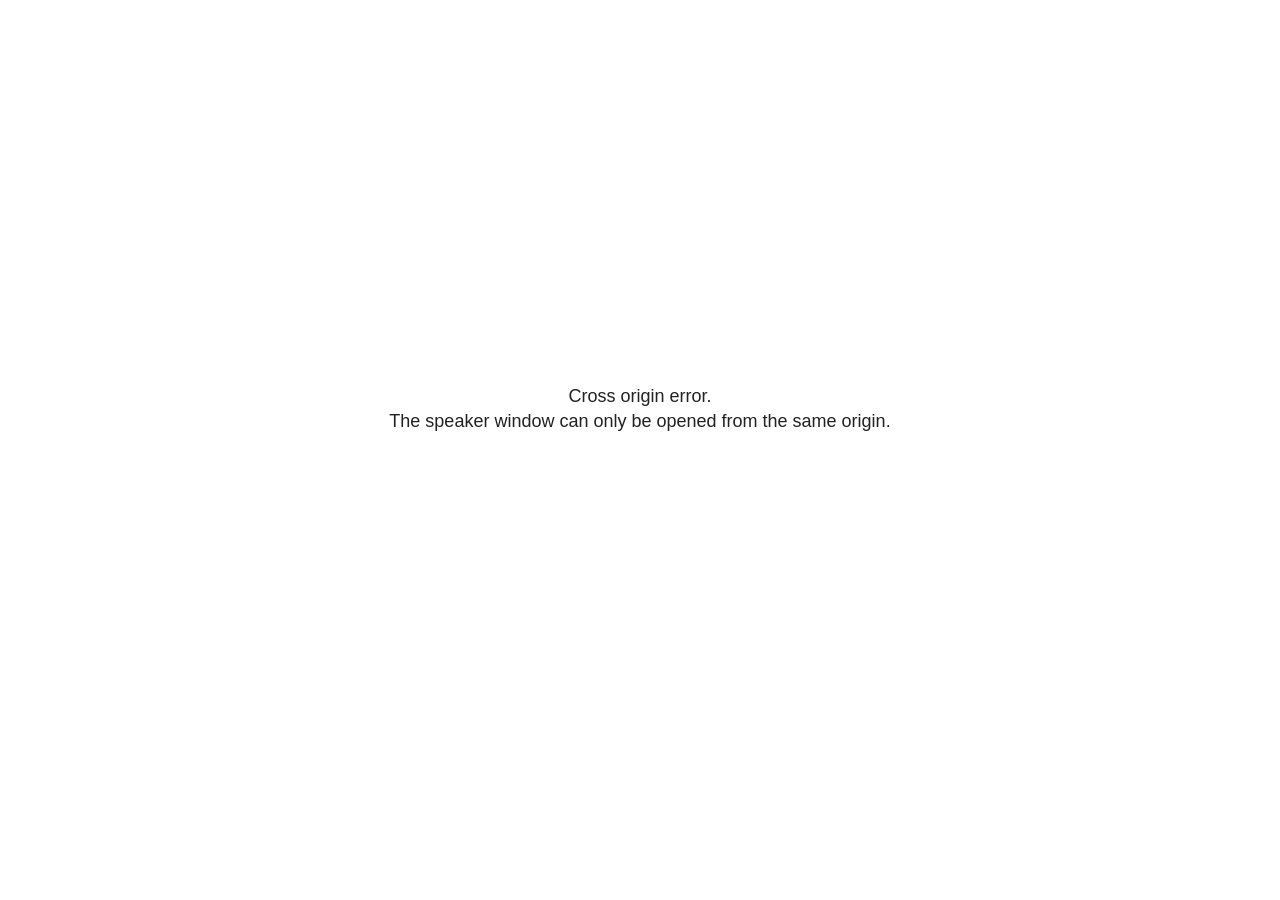
<file: docs/site_libs/revealjs/plugin/notes/speaker-view.html>
<!--
	NOTE: You need to build the notes plugin after making changes to this file.
-->
<html lang="en">
	<head>
		<meta charset="utf-8">

		<title>reveal.js - Speaker View</title>

		<style>
			body {
				font-family: Helvetica;
				font-size: 18px;
			}

			#current-slide,
			#upcoming-slide,
			#speaker-controls {
				padding: 6px;
				box-sizing: border-box;
				-moz-box-sizing: border-box;
			}

			#current-slide iframe,
			#upcoming-slide iframe {
				width: 100%;
				height: 100%;
				border: 1px solid #ddd;
			}

			#current-slide .label,
			#upcoming-slide .label {
				position: absolute;
				top: 10px;
				left: 10px;
				z-index: 2;
			}

			#connection-status {
				position: absolute;
				top: 0;
				left: 0;
				width: 100%;
				height: 100%;
				z-index: 20;
				padding: 30% 20% 20% 20%;
				font-size: 18px;
				color: #222;
				background: #fff;
				text-align: center;
				box-sizing: border-box;
				line-height: 1.4;
			}

			.overlay-element {
				height: 34px;
				line-height: 34px;
				padding: 0 10px;
				text-shadow: none;
				background: rgba( 220, 220, 220, 0.8 );
				color: #222;
				font-size: 14px;
			}

			.overlay-element.interactive:hover {
				background: rgba( 220, 220, 220, 1 );
			}

			#current-slide {
				position: absolute;
				width: 60%;
				height: 100%;
				top: 0;
				left: 0;
				padding-right: 0;
			}

			#upcoming-slide {
				position: absolute;
				width: 40%;
				height: 40%;
				right: 0;
				top: 0;
			}

			/* Speaker controls */
			#speaker-controls {
				position: absolute;
				top: 40%;
				right: 0;
				width: 40%;
				height: 60%;
				overflow: auto;
				font-size: 18px;
			}

				.speaker-controls-time.hidden,
				.speaker-controls-notes.hidden {
					display: none;
				}

				.speaker-controls-time .label,
				.speaker-controls-pace .label,
				.speaker-controls-notes .label {
					text-transform: uppercase;
					font-weight: normal;
					font-size: 0.66em;
					color: #666;
					margin: 0;
				}

				.speaker-controls-time, .speaker-controls-pace {
					border-bottom: 1px solid rgba( 200, 200, 200, 0.5 );
					margin-bottom: 10px;
					padding: 10px 16px;
					padding-bottom: 20px;
					cursor: pointer;
				}

				.speaker-controls-time .reset-button {
					opacity: 0;
					float: right;
					color: #666;
					text-decoration: none;
				}
				.speaker-controls-time:hover .reset-button {
					opacity: 1;
				}

				.speaker-controls-time .timer,
				.speaker-controls-time .clock {
					width: 50%;
				}

				.speaker-controls-time .timer,
				.speaker-controls-time .clock,
				.speaker-controls-time .pacing .hours-value,
				.speaker-controls-time .pacing .minutes-value,
				.speaker-controls-time .pacing .seconds-value {
					font-size: 1.9em;
				}

				.speaker-controls-time .timer {
					float: left;
				}

				.speaker-controls-time .clock {
					float: right;
					text-align: right;
				}

				.speaker-controls-time span.mute {
					opacity: 0.3;
				}

				.speaker-controls-time .pacing-title {
					margin-top: 5px;
				}

				.speaker-controls-time .pacing.ahead {
					color: blue;
				}

				.speaker-controls-time .pacing.on-track {
					color: green;
				}

				.speaker-controls-time .pacing.behind {
					color: red;
				}

				.speaker-controls-notes {
					padding: 10px 16px;
				}

				.speaker-controls-notes .value {
					margin-top: 5px;
					line-height: 1.4;
					font-size: 1.2em;
				}

			/* Layout selector */
			#speaker-layout {
				position: absolute;
				top: 10px;
				right: 10px;
				color: #222;
				z-index: 10;
			}
				#speaker-layout select {
					position: absolute;
					width: 100%;
					height: 100%;
					top: 0;
					left: 0;
					border: 0;
					box-shadow: 0;
					cursor: pointer;
					opacity: 0;

					font-size: 1em;
					background-color: transparent;

					-moz-appearance: none;
					-webkit-appearance: none;
					-webkit-tap-highlight-color: rgba(0, 0, 0, 0);
				}

				#speaker-layout select:focus {
					outline: none;
					box-shadow: none;
				}

			.clear {
				clear: both;
			}

			/* Speaker layout: Wide */
			body[data-speaker-layout="wide"] #current-slide,
			body[data-speaker-layout="wide"] #upcoming-slide {
				width: 50%;
				height: 45%;
				padding: 6px;
			}

			body[data-speaker-layout="wide"] #current-slide {
				top: 0;
				left: 0;
			}

			body[data-speaker-layout="wide"] #upcoming-slide {
				top: 0;
				left: 50%;
			}

			body[data-speaker-layout="wide"] #speaker-controls {
				top: 45%;
				left: 0;
				width: 100%;
				height: 50%;
				font-size: 1.25em;
			}

			/* Speaker layout: Tall */
			body[data-speaker-layout="tall"] #current-slide,
			body[data-speaker-layout="tall"] #upcoming-slide {
				width: 45%;
				height: 50%;
				padding: 6px;
			}

			body[data-speaker-layout="tall"] #current-slide {
				top: 0;
				left: 0;
			}

			body[data-speaker-layout="tall"] #upcoming-slide {
				top: 50%;
				left: 0;
			}

			body[data-speaker-layout="tall"] #speaker-controls {
				padding-top: 40px;
				top: 0;
				left: 45%;
				width: 55%;
				height: 100%;
				font-size: 1.25em;
			}

			/* Speaker layout: Notes only */
			body[data-speaker-layout="notes-only"] #current-slide,
			body[data-speaker-layout="notes-only"] #upcoming-slide {
				display: none;
			}

			body[data-speaker-layout="notes-only"] #speaker-controls {
				padding-top: 40px;
				top: 0;
				left: 0;
				width: 100%;
				height: 100%;
				font-size: 1.25em;
			}

			@media screen and (max-width: 1080px) {
				body[data-speaker-layout="default"] #speaker-controls {
					font-size: 16px;
				}
			}

			@media screen and (max-width: 900px) {
				body[data-speaker-layout="default"] #speaker-controls {
					font-size: 14px;
				}
			}

			@media screen and (max-width: 800px) {
				body[data-speaker-layout="default"] #speaker-controls {
					font-size: 12px;
				}
			}

		</style>
	</head>

	<body>

		<div id="connection-status">Loading speaker view...</div>

		<div id="current-slide"></div>
		<div id="upcoming-slide"><span class="overlay-element label">Upcoming</span></div>
		<div id="speaker-controls">
			<div class="speaker-controls-time">
				<h4 class="label">Time <span class="reset-button">Click to Reset</span></h4>
				<div class="clock">
					<span class="clock-value">0:00 AM</span>
				</div>
				<div class="timer">
					<span class="hours-value">00</span><span class="minutes-value">:00</span><span class="seconds-value">:00</span>
				</div>
				<div class="clear"></div>

				<h4 class="label pacing-title" style="display: none">Pacing – Time to finish current slide</h4>
				<div class="pacing" style="display: none">
					<span class="hours-value">00</span><span class="minutes-value">:00</span><span class="seconds-value">:00</span>
				</div>
			</div>

			<div class="speaker-controls-notes hidden">
				<h4 class="label">Notes</h4>
				<div class="value"></div>
			</div>
		</div>
		<div id="speaker-layout" class="overlay-element interactive">
			<span class="speaker-layout-label"></span>
			<select class="speaker-layout-dropdown"></select>
		</div>

		<script>

			(function() {

				var notes,
					notesValue,
					currentState,
					currentSlide,
					upcomingSlide,
					layoutLabel,
					layoutDropdown,
					pendingCalls = {},
					lastRevealApiCallId = 0,
					connected = false

				var connectionStatus = document.querySelector( '#connection-status' );

				var SPEAKER_LAYOUTS = {
					'default': 'Default',
					'wide': 'Wide',
					'tall': 'Tall',
					'notes-only': 'Notes only'
				};

				setupLayout();

				let openerOrigin;

				try {
					openerOrigin = window.opener.location.origin;
				}
				catch ( error ) { console.warn( error ) }

				// In order to prevent XSS, the speaker view will only run if its
				// opener has the same origin as itself
				if( window.location.origin !== openerOrigin ) {
					connectionStatus.innerHTML = 'Cross origin error.<br>The speaker window can only be opened from the same origin.';
					return;
				}

				var connectionTimeout = setTimeout( function() {
					connectionStatus.innerHTML = 'Error connecting to main window.<br>Please try closing and reopening the speaker view.';
				}, 5000 );

				window.addEventListener( 'message', function( event ) {

					// Validate the origin of all messages to avoid parsing messages
					// that aren't meant for us. Ignore when running off file:// so
					// that the speaker view continues to work without a web server.
					if( window.location.origin !== event.origin && window.location.origin !== 'file://' ) {
						return
					}

					clearTimeout( connectionTimeout );
					connectionStatus.style.display = 'none';

					var data = JSON.parse( event.data );

					// The overview mode is only useful to the reveal.js instance
					// where navigation occurs so we don't sync it
					if( data.state ) delete data.state.overview;

					// Messages sent by the notes plugin inside of the main window
					if( data && data.namespace === 'reveal-notes' ) {
						if( data.type === 'connect' ) {
							handleConnectMessage( data );
						}
						else if( data.type === 'state' ) {
							handleStateMessage( data );
						}
						else if( data.type === 'return' ) {
							pendingCalls[data.callId](data.result);
							delete pendingCalls[data.callId];
						}
					}
					// Messages sent by the reveal.js inside of the current slide preview
					else if( data && data.namespace === 'reveal' ) {
						if( /ready/.test( data.eventName ) ) {
							// Send a message back to notify that the handshake is complete
							window.opener.postMessage( JSON.stringify({ namespace: 'reveal-notes', type: 'connected'} ), '*' );
						}
						else if( /slidechanged|fragmentshown|fragmenthidden|paused|resumed/.test( data.eventName ) && currentState !== JSON.stringify( data.state ) ) {

							dispatchStateToMainWindow( data.state );

						}
					}

				} );

				/**
				 * Updates the presentation in the main window to match the state
				 * of the presentation in the notes window.
				 */
				const dispatchStateToMainWindow = debounce(( state ) => {
					window.opener.postMessage( JSON.stringify({ method: 'setState', args: [ state ]} ), '*' );
				}, 500);

				/**
				 * Asynchronously calls the Reveal.js API of the main frame.
				 */
				function callRevealApi( methodName, methodArguments, callback ) {

					var callId = ++lastRevealApiCallId;
					pendingCalls[callId] = callback;
					window.opener.postMessage( JSON.stringify( {
						namespace: 'reveal-notes',
						type: 'call',
						callId: callId,
						methodName: methodName,
						arguments: methodArguments
					} ), '*' );

				}

				/**
				 * Called when the main window is trying to establish a
				 * connection.
				 */
				function handleConnectMessage( data ) {

					if( connected === false ) {
						connected = true;

						setupIframes( data );
						setupKeyboard();
						setupNotes();
						setupTimer();
						setupHeartbeat();
					}

				}

				/**
				 * Called when the main window sends an updated state.
				 */
				function handleStateMessage( data ) {

					// Store the most recently set state to avoid circular loops
					// applying the same state
					currentState = JSON.stringify( data.state );

					// No need for updating the notes in case of fragment changes
					if ( data.notes ) {
						notes.classList.remove( 'hidden' );
						notesValue.style.whiteSpace = data.whitespace;
						if( data.markdown ) {
							notesValue.innerHTML = marked( data.notes );
						}
						else {
							notesValue.innerHTML = data.notes;
						}
					}
					else {
						notes.classList.add( 'hidden' );
					}

					// Update the note slides
					currentSlide.contentWindow.postMessage( JSON.stringify({ method: 'setState', args: [ data.state ] }), '*' );
					upcomingSlide.contentWindow.postMessage( JSON.stringify({ method: 'setState', args: [ data.state ] }), '*' );
					upcomingSlide.contentWindow.postMessage( JSON.stringify({ method: 'next' }), '*' );

				}

				// Limit to max one state update per X ms
				handleStateMessage = debounce( handleStateMessage, 200 );

				/**
				 * Forward keyboard events to the current slide window.
				 * This enables keyboard events to work even if focus
				 * isn't set on the current slide iframe.
				 *
				 * Block F5 default handling, it reloads and disconnects
				 * the speaker notes window.
				 */
				function setupKeyboard() {

					document.addEventListener( 'keydown', function( event ) {
						if( event.keyCode === 116 || ( event.metaKey && event.keyCode === 82 ) ) {
							event.preventDefault();
							return false;
						}
						currentSlide.contentWindow.postMessage( JSON.stringify({ method: 'triggerKey', args: [ event.keyCode ] }), '*' );
					} );

				}

				/**
				 * Creates the preview iframes.
				 */
				function setupIframes( data ) {

					var params = [
						'receiver',
						'progress=false',
						'history=false',
						'transition=none',
						'autoSlide=0',
						'backgroundTransition=none'
					].join( '&' );

					var urlSeparator = /\?/.test(data.url) ? '&' : '?';
					var hash = '#/' + data.state.indexh + '/' + data.state.indexv;
					var currentURL = data.url + urlSeparator + params + '&scrollActivationWidth=false&postMessageEvents=true' + hash;
					var upcomingURL = data.url + urlSeparator + params + '&scrollActivationWidth=false&controls=false' + hash;

					currentSlide = document.createElement( 'iframe' );
					currentSlide.setAttribute( 'width', 1280 );
					currentSlide.setAttribute( 'height', 1024 );
					currentSlide.setAttribute( 'src', currentURL );
					document.querySelector( '#current-slide' ).appendChild( currentSlide );

					upcomingSlide = document.createElement( 'iframe' );
					upcomingSlide.setAttribute( 'width', 640 );
					upcomingSlide.setAttribute( 'height', 512 );
					upcomingSlide.setAttribute( 'src', upcomingURL );
					document.querySelector( '#upcoming-slide' ).appendChild( upcomingSlide );

				}

				/**
				 * Setup the notes UI.
				 */
				function setupNotes() {

					notes = document.querySelector( '.speaker-controls-notes' );
					notesValue = document.querySelector( '.speaker-controls-notes .value' );

				}

				/**
				 * We send out a heartbeat at all times to ensure we can
				 * reconnect with the main presentation window after reloads.
				 */
				function setupHeartbeat() {

					setInterval( () => {
						window.opener.postMessage( JSON.stringify({ namespace: 'reveal-notes', type: 'heartbeat'} ), '*' );
					}, 1000 );

				}

				function getTimings( callback ) {

					callRevealApi( 'getSlidesAttributes', [], function ( slideAttributes ) {
						callRevealApi( 'getConfig', [], function ( config ) {
							var totalTime = config.totalTime;
							var minTimePerSlide = config.minimumTimePerSlide || 0;
							var defaultTiming = config.defaultTiming;
							if ((defaultTiming == null) && (totalTime == null)) {
								callback(null);
								return;
							}
							// Setting totalTime overrides defaultTiming
							if (totalTime) {
								defaultTiming = 0;
							}
							var timings = [];
							for ( var i in slideAttributes ) {
								var slide = slideAttributes[ i ];
								var timing = defaultTiming;
								if( slide.hasOwnProperty( 'data-timing' )) {
									var t = slide[ 'data-timing' ];
									timing = parseInt(t);
									if( isNaN(timing) ) {
										console.warn("Could not parse timing '" + t + "' of slide " + i + "; using default of " + defaultTiming);
										timing = defaultTiming;
									}
								}
								timings.push(timing);
							}
							if ( totalTime ) {
								// After we've allocated time to individual slides, we summarize it and
								// subtract it from the total time
								var remainingTime = totalTime - timings.reduce( function(a, b) { return a + b; }, 0 );
								// The remaining time is divided by the number of slides that have 0 seconds
								// allocated at the moment, giving the average time-per-slide on the remaining slides
								var remainingSlides = (timings.filter( function(x) { return x == 0 }) ).length
								var timePerSlide = Math.round( remainingTime / remainingSlides, 0 )
								// And now we replace every zero-value timing with that average
								timings = timings.map( function(x) { return (x==0 ? timePerSlide : x) } );
							}
							var slidesUnderMinimum = timings.filter( function(x) { return (x < minTimePerSlide) } ).length
							if ( slidesUnderMinimum ) {
								message = "The pacing time for " + slidesUnderMinimum + " slide(s) is under the configured minimum of " + minTimePerSlide + " seconds. Check the data-timing attribute on individual slides, or consider increasing the totalTime or minimumTimePerSlide configuration options (or removing some slides).";
								alert(message);
							}
							callback( timings );
						} );
					} );

				}

				/**
				 * Return the number of seconds allocated for presenting
				 * all slides up to and including this one.
				 */
				function getTimeAllocated( timings, callback ) {

					callRevealApi( 'getSlidePastCount', [], function ( currentSlide ) {
						var allocated = 0;
						for (var i in timings.slice(0, currentSlide + 1)) {
							allocated += timings[i];
						}
						callback( allocated );
					} );

				}

				/**
				 * Create the timer and clock and start updating them
				 * at an interval.
				 */
				function setupTimer() {

					var start = new Date(),
					timeEl = document.querySelector( '.speaker-controls-time' ),
					clockEl = timeEl.querySelector( '.clock-value' ),
					hoursEl = timeEl.querySelector( '.hours-value' ),
					minutesEl = timeEl.querySelector( '.minutes-value' ),
					secondsEl = timeEl.querySelector( '.seconds-value' ),
					pacingTitleEl = timeEl.querySelector( '.pacing-title' ),
					pacingEl = timeEl.querySelector( '.pacing' ),
					pacingHoursEl = pacingEl.querySelector( '.hours-value' ),
					pacingMinutesEl = pacingEl.querySelector( '.minutes-value' ),
					pacingSecondsEl = pacingEl.querySelector( '.seconds-value' );

					var timings = null;
					getTimings( function ( _timings ) {

						timings = _timings;
						if (_timings !== null) {
							pacingTitleEl.style.removeProperty('display');
							pacingEl.style.removeProperty('display');
						}

						// Update once directly
						_updateTimer();

						// Then update every second
						setInterval( _updateTimer, 1000 );

					} );


					function _resetTimer() {

						if (timings == null) {
							start = new Date();
							_updateTimer();
						}
						else {
							// Reset timer to beginning of current slide
							getTimeAllocated( timings, function ( slideEndTimingSeconds ) {
								var slideEndTiming = slideEndTimingSeconds * 1000;
								callRevealApi( 'getSlidePastCount', [], function ( currentSlide ) {
									var currentSlideTiming = timings[currentSlide] * 1000;
									var previousSlidesTiming = slideEndTiming - currentSlideTiming;
									var now = new Date();
									start = new Date(now.getTime() - previousSlidesTiming);
									_updateTimer();
								} );
							} );
						}

					}

					timeEl.addEventListener( 'click', function() {
						_resetTimer();
						return false;
					} );

					function _displayTime( hrEl, minEl, secEl, time) {

						var sign = Math.sign(time) == -1 ? "-" : "";
						time = Math.abs(Math.round(time / 1000));
						var seconds = time % 60;
						var minutes = Math.floor( time / 60 ) % 60 ;
						var hours = Math.floor( time / ( 60 * 60 )) ;
						hrEl.innerHTML = sign + zeroPadInteger( hours );
						if (hours == 0) {
							hrEl.classList.add( 'mute' );
						}
						else {
							hrEl.classList.remove( 'mute' );
						}
						minEl.innerHTML = ':' + zeroPadInteger( minutes );
						if (hours == 0 && minutes == 0) {
							minEl.classList.add( 'mute' );
						}
						else {
							minEl.classList.remove( 'mute' );
						}
						secEl.innerHTML = ':' + zeroPadInteger( seconds );
					}

					function _updateTimer() {

						var diff, hours, minutes, seconds,
						now = new Date();

						diff = now.getTime() - start.getTime();

						clockEl.innerHTML = now.toLocaleTimeString( 'en-US', { hour12: true, hour: '2-digit', minute:'2-digit' } );
						_displayTime( hoursEl, minutesEl, secondsEl, diff );
						if (timings !== null) {
							_updatePacing(diff);
						}

					}

					function _updatePacing(diff) {

						getTimeAllocated( timings, function ( slideEndTimingSeconds ) {
							var slideEndTiming = slideEndTimingSeconds * 1000;

							callRevealApi( 'getSlidePastCount', [], function ( currentSlide ) {
								var currentSlideTiming = timings[currentSlide] * 1000;
								var timeLeftCurrentSlide = slideEndTiming - diff;
								if (timeLeftCurrentSlide < 0) {
									pacingEl.className = 'pacing behind';
								}
								else if (timeLeftCurrentSlide < currentSlideTiming) {
									pacingEl.className = 'pacing on-track';
								}
								else {
									pacingEl.className = 'pacing ahead';
								}
								_displayTime( pacingHoursEl, pacingMinutesEl, pacingSecondsEl, timeLeftCurrentSlide );
							} );
						} );
					}

				}

				/**
				 * Sets up the speaker view layout and layout selector.
				 */
				function setupLayout() {

					layoutDropdown = document.querySelector( '.speaker-layout-dropdown' );
					layoutLabel = document.querySelector( '.speaker-layout-label' );

					// Render the list of available layouts
					for( var id in SPEAKER_LAYOUTS ) {
						var option = document.createElement( 'option' );
						option.setAttribute( 'value', id );
						option.textContent = SPEAKER_LAYOUTS[ id ];
						layoutDropdown.appendChild( option );
					}

					// Monitor the dropdown for changes
					layoutDropdown.addEventListener( 'change', function( event ) {

						setLayout( layoutDropdown.value );

					}, false );

					// Restore any currently persisted layout
					setLayout( getLayout() );

				}

				/**
				 * Sets a new speaker view layout. The layout is persisted
				 * in local storage.
				 */
				function setLayout( value ) {

					var title = SPEAKER_LAYOUTS[ value ];

					layoutLabel.innerHTML = 'Layout' + ( title ? ( ': ' + title ) : '' );
					layoutDropdown.value = value;

					document.body.setAttribute( 'data-speaker-layout', value );

					// Persist locally
					if( supportsLocalStorage() ) {
						window.localStorage.setItem( 'reveal-speaker-layout', value );
					}

				}

				/**
				 * Returns the ID of the most recently set speaker layout
				 * or our default layout if none has been set.
				 */
				function getLayout() {

					if( supportsLocalStorage() ) {
						var layout = window.localStorage.getItem( 'reveal-speaker-layout' );
						if( layout ) {
							return layout;
						}
					}

					// Default to the first record in the layouts hash
					for( var id in SPEAKER_LAYOUTS ) {
						return id;
					}

				}

				function supportsLocalStorage() {

					try {
						localStorage.setItem('test', 'test');
						localStorage.removeItem('test');
						return true;
					}
					catch( e ) {
						return false;
					}

				}

				function zeroPadInteger( num ) {

					var str = '00' + parseInt( num );
					return str.substring( str.length - 2 );

				}

				/**
				 * Limits the frequency at which a function can be called.
				 */
				function debounce( fn, ms ) {

					var lastTime = 0,
						timeout;

					return function() {

						var args = arguments;
						var context = this;

						clearTimeout( timeout );

						var timeSinceLastCall = Date.now() - lastTime;
						if( timeSinceLastCall > ms ) {
							fn.apply( context, args );
							lastTime = Date.now();
						}
						else {
							timeout = setTimeout( function() {
								fn.apply( context, args );
								lastTime = Date.now();
							}, ms - timeSinceLastCall );
						}

					}

				}

			})();

		</script>
	</body>
</html>
</file>
<file: docs/site_libs/quarto-html/tippy.css>
.tippy-box[data-animation=fade][data-state=hidden]{opacity:0}[data-tippy-root]{max-width:calc(100vw - 10px)}.tippy-box{position:relative;background-color:#333;color:#fff;border-radius:4px;font-size:14px;line-height:1.4;white-space:normal;outline:0;transition-property:transform,visibility,opacity}.tippy-box[data-placement^=top]>.tippy-arrow{bottom:0}.tippy-box[data-placement^=top]>.tippy-arrow:before{bottom:-7px;left:0;border-width:8px 8px 0;border-top-color:initial;transform-origin:center top}.tippy-box[data-placement^=bottom]>.tippy-arrow{top:0}.tippy-box[data-placement^=bottom]>.tippy-arrow:before{top:-7px;left:0;border-width:0 8px 8px;border-bottom-color:initial;transform-origin:center bottom}.tippy-box[data-placement^=left]>.tippy-arrow{right:0}.tippy-box[data-placement^=left]>.tippy-arrow:before{border-width:8px 0 8px 8px;border-left-color:initial;right:-7px;transform-origin:center left}.tippy-box[data-placement^=right]>.tippy-arrow{left:0}.tippy-box[data-placement^=right]>.tippy-arrow:before{left:-7px;border-width:8px 8px 8px 0;border-right-color:initial;transform-origin:center right}.tippy-box[data-inertia][data-state=visible]{transition-timing-function:cubic-bezier(.54,1.5,.38,1.11)}.tippy-arrow{width:16px;height:16px;color:#333}.tippy-arrow:before{content:"";position:absolute;border-color:transparent;border-style:solid}.tippy-content{position:relative;padding:5px 9px;z-index:1}
</file>
<file: docs/site_libs/quarto-html/quarto-syntax-highlighting-dc55a5b9e770e841cd82e46aadbfb9b0.css>
/* quarto syntax highlight colors */
:root {
  --quarto-hl-ot-color: #003B4F;
  --quarto-hl-at-color: #657422;
  --quarto-hl-ss-color: #20794D;
  --quarto-hl-an-color: #5E5E5E;
  --quarto-hl-fu-color: #4758AB;
  --quarto-hl-st-color: #20794D;
  --quarto-hl-cf-color: #003B4F;
  --quarto-hl-op-color: #5E5E5E;
  --quarto-hl-er-color: #AD0000;
  --quarto-hl-bn-color: #AD0000;
  --quarto-hl-al-color: #AD0000;
  --quarto-hl-va-color: #111111;
  --quarto-hl-bu-color: inherit;
  --quarto-hl-ex-color: inherit;
  --quarto-hl-pp-color: #AD0000;
  --quarto-hl-in-color: #5E5E5E;
  --quarto-hl-vs-color: #20794D;
  --quarto-hl-wa-color: #5E5E5E;
  --quarto-hl-do-color: #5E5E5E;
  --quarto-hl-im-color: #00769E;
  --quarto-hl-ch-color: #20794D;
  --quarto-hl-dt-color: #AD0000;
  --quarto-hl-fl-color: #AD0000;
  --quarto-hl-co-color: #5E5E5E;
  --quarto-hl-cv-color: #5E5E5E;
  --quarto-hl-cn-color: #8f5902;
  --quarto-hl-sc-color: #5E5E5E;
  --quarto-hl-dv-color: #AD0000;
  --quarto-hl-kw-color: #003B4F;
}

/* other quarto variables */
:root {
  --quarto-font-monospace: SFMono-Regular, Menlo, Monaco, Consolas, "Liberation Mono", "Courier New", monospace;
}

/* syntax highlight based on Pandoc's rules */
pre > code.sourceCode > span {
  color: #003B4F;
}

code.sourceCode > span {
  color: #003B4F;
}

div.sourceCode,
div.sourceCode pre.sourceCode {
  color: #003B4F;
}

/* Normal */
code span {
  color: #003B4F;
}

/* Alert */
code span.al {
  color: #AD0000;
  font-style: inherit;
}

/* Annotation */
code span.an {
  color: #5E5E5E;
  font-style: inherit;
}

/* Attribute */
code span.at {
  color: #657422;
  font-style: inherit;
}

/* BaseN */
code span.bn {
  color: #AD0000;
  font-style: inherit;
}

/* BuiltIn */
code span.bu {
  font-style: inherit;
}

/* ControlFlow */
code span.cf {
  color: #003B4F;
  font-weight: bold;
  font-style: inherit;
}

/* Char */
code span.ch {
  color: #20794D;
  font-style: inherit;
}

/* Constant */
code span.cn {
  color: #8f5902;
  font-style: inherit;
}

/* Comment */
code span.co {
  color: #5E5E5E;
  font-style: inherit;
}

/* CommentVar */
code span.cv {
  color: #5E5E5E;
  font-style: italic;
}

/* Documentation */
code span.do {
  color: #5E5E5E;
  font-style: italic;
}

/* DataType */
code span.dt {
  color: #AD0000;
  font-style: inherit;
}

/* DecVal */
code span.dv {
  color: #AD0000;
  font-style: inherit;
}

/* Error */
code span.er {
  color: #AD0000;
  font-style: inherit;
}

/* Extension */
code span.ex {
  font-style: inherit;
}

/* Float */
code span.fl {
  color: #AD0000;
  font-style: inherit;
}

/* Function */
code span.fu {
  color: #4758AB;
  font-style: inherit;
}

/* Import */
code span.im {
  color: #00769E;
  font-style: inherit;
}

/* Information */
code span.in {
  color: #5E5E5E;
  font-style: inherit;
}

/* Keyword */
code span.kw {
  color: #003B4F;
  font-weight: bold;
  font-style: inherit;
}

/* Operator */
code span.op {
  color: #5E5E5E;
  font-style: inherit;
}

/* Other */
code span.ot {
  color: #003B4F;
  font-style: inherit;
}

/* Preprocessor */
code span.pp {
  color: #AD0000;
  font-style: inherit;
}

/* SpecialChar */
code span.sc {
  color: #5E5E5E;
  font-style: inherit;
}

/* SpecialString */
code span.ss {
  color: #20794D;
  font-style: inherit;
}

/* String */
code span.st {
  color: #20794D;
  font-style: inherit;
}

/* Variable */
code span.va {
  color: #111111;
  font-style: inherit;
}

/* VerbatimString */
code span.vs {
  color: #20794D;
  font-style: inherit;
}

/* Warning */
code span.wa {
  color: #5E5E5E;
  font-style: italic;
}

.prevent-inlining {
  content: "</";
}

/*# sourceMappingURL=21f0b8dca5c347bd0a806dc2ce2adfe3.css.map */
</file>
<file: src/diagrams_files/libs/quarto-html/tippy.css>
.tippy-box[data-animation=fade][data-state=hidden]{opacity:0}[data-tippy-root]{max-width:calc(100vw - 10px)}.tippy-box{position:relative;background-color:#333;color:#fff;border-radius:4px;font-size:14px;line-height:1.4;white-space:normal;outline:0;transition-property:transform,visibility,opacity}.tippy-box[data-placement^=top]>.tippy-arrow{bottom:0}.tippy-box[data-placement^=top]>.tippy-arrow:before{bottom:-7px;left:0;border-width:8px 8px 0;border-top-color:initial;transform-origin:center top}.tippy-box[data-placement^=bottom]>.tippy-arrow{top:0}.tippy-box[data-placement^=bottom]>.tippy-arrow:before{top:-7px;left:0;border-width:0 8px 8px;border-bottom-color:initial;transform-origin:center bottom}.tippy-box[data-placement^=left]>.tippy-arrow{right:0}.tippy-box[data-placement^=left]>.tippy-arrow:before{border-width:8px 0 8px 8px;border-left-color:initial;right:-7px;transform-origin:center left}.tippy-box[data-placement^=right]>.tippy-arrow{left:0}.tippy-box[data-placement^=right]>.tippy-arrow:before{left:-7px;border-width:8px 8px 8px 0;border-right-color:initial;transform-origin:center right}.tippy-box[data-inertia][data-state=visible]{transition-timing-function:cubic-bezier(.54,1.5,.38,1.11)}.tippy-arrow{width:16px;height:16px;color:#333}.tippy-arrow:before{content:"";position:absolute;border-color:transparent;border-style:solid}.tippy-content{position:relative;padding:5px 9px;z-index:1}
</file>
<file: src/diagrams_files/libs/quarto-html/quarto-syntax-highlighting.css>
/* quarto syntax highlight colors */
:root {
  --quarto-hl-ot-color: #003B4F;
  --quarto-hl-at-color: #657422;
  --quarto-hl-ss-color: #20794D;
  --quarto-hl-an-color: #5E5E5E;
  --quarto-hl-fu-color: #4758AB;
  --quarto-hl-st-color: #20794D;
  --quarto-hl-cf-color: #003B4F;
  --quarto-hl-op-color: #5E5E5E;
  --quarto-hl-er-color: #AD0000;
  --quarto-hl-bn-color: #AD0000;
  --quarto-hl-al-color: #AD0000;
  --quarto-hl-va-color: #111111;
  --quarto-hl-bu-color: inherit;
  --quarto-hl-ex-color: inherit;
  --quarto-hl-pp-color: #AD0000;
  --quarto-hl-in-color: #5E5E5E;
  --quarto-hl-vs-color: #20794D;
  --quarto-hl-wa-color: #5E5E5E;
  --quarto-hl-do-color: #5E5E5E;
  --quarto-hl-im-color: #00769E;
  --quarto-hl-ch-color: #20794D;
  --quarto-hl-dt-color: #AD0000;
  --quarto-hl-fl-color: #AD0000;
  --quarto-hl-co-color: #5E5E5E;
  --quarto-hl-cv-color: #5E5E5E;
  --quarto-hl-cn-color: #8f5902;
  --quarto-hl-sc-color: #5E5E5E;
  --quarto-hl-dv-color: #AD0000;
  --quarto-hl-kw-color: #003B4F;
}

/* other quarto variables */
:root {
  --quarto-font-monospace: SFMono-Regular, Menlo, Monaco, Consolas, "Liberation Mono", "Courier New", monospace;
}

pre > code.sourceCode > span {
  color: #003B4F;
}

code span {
  color: #003B4F;
}

code.sourceCode > span {
  color: #003B4F;
}

div.sourceCode,
div.sourceCode pre.sourceCode {
  color: #003B4F;
}

code span.ot {
  color: #003B4F;
  font-style: inherit;
}

code span.at {
  color: #657422;
  font-style: inherit;
}

code span.ss {
  color: #20794D;
  font-style: inherit;
}

code span.an {
  color: #5E5E5E;
  font-style: inherit;
}

code span.fu {
  color: #4758AB;
  font-style: inherit;
}

code span.st {
  color: #20794D;
  font-style: inherit;
}

code span.cf {
  color: #003B4F;
  font-weight: bold;
  font-style: inherit;
}

code span.op {
  color: #5E5E5E;
  font-style: inherit;
}

code span.er {
  color: #AD0000;
  font-style: inherit;
}

code span.bn {
  color: #AD0000;
  font-style: inherit;
}

code span.al {
  color: #AD0000;
  font-style: inherit;
}

code span.va {
  color: #111111;
  font-style: inherit;
}

code span.bu {
  font-style: inherit;
}

code span.ex {
  font-style: inherit;
}

code span.pp {
  color: #AD0000;
  font-style: inherit;
}

code span.in {
  color: #5E5E5E;
  font-style: inherit;
}

code span.vs {
  color: #20794D;
  font-style: inherit;
}

code span.wa {
  color: #5E5E5E;
  font-style: italic;
}

code span.do {
  color: #5E5E5E;
  font-style: italic;
}

code span.im {
  color: #00769E;
  font-style: inherit;
}

code span.ch {
  color: #20794D;
  font-style: inherit;
}

code span.dt {
  color: #AD0000;
  font-style: inherit;
}

code span.fl {
  color: #AD0000;
  font-style: inherit;
}

code span.co {
  color: #5E5E5E;
  font-style: inherit;
}

code span.cv {
  color: #5E5E5E;
  font-style: italic;
}

code span.cn {
  color: #8f5902;
  font-style: inherit;
}

code span.sc {
  color: #5E5E5E;
  font-style: inherit;
}

code span.dv {
  color: #AD0000;
  font-style: inherit;
}

code span.kw {
  color: #003B4F;
  font-weight: bold;
  font-style: inherit;
}

.prevent-inlining {
  content: "</";
}

/*# sourceMappingURL=debc5d5d77c3f9108843748ff7464032.css.map */
</file>
<file: src/diagrams_files/libs/quarto-diagram/mermaid.css>
.mermaidTooltip {
  position: absolute;
  text-align: center;
  max-width: 200px;
  padding: 2px;
  font-family: "trebuchet ms", verdana, arial;
  font-size: 12px;
  background: #ffffde;
  border: 1px solid #aaaa33;
  border-radius: 2px;
  pointer-events: none;
  z-index: 1000;
}
</file>
<file: src/diagrams_files/libs/htmltools-fill-0.5.8.1/fill.css>
@layer htmltools {
  .html-fill-container {
    display: flex;
    flex-direction: column;
    /* Prevent the container from expanding vertically or horizontally beyond its
    parent's constraints. */
    min-height: 0;
    min-width: 0;
  }
  .html-fill-container > .html-fill-item {
    /* Fill items can grow and shrink freely within
    available vertical space in fillable container */
    flex: 1 1 auto;
    min-height: 0;
    min-width: 0;
  }
  .html-fill-container > :not(.html-fill-item) {
    /* Prevent shrinking or growing of non-fill items */
    flex: 0 0 auto;
  }
}
</file>
<file: src/diagrams_files/libs/DiagrammeR-styles-0.2/styles.css>
.DiagrammeR,.grViz pre {
  white-space: pre-wrap;       /* CSS 3 */
  white-space: -moz-pre-wrap;  /* Mozilla, since 1999 */
  white-space: -pre-wrap;      /* Opera 4-6 */
  white-space: -o-pre-wrap;    /* Opera 7 */
  word-wrap: break-word;       /* Internet Explorer 5.5+ */
}

.DiagrammeR g .label {
  font-family: Helvetica;
  font-size: 14px;
  color: #333333;
}
</file>
